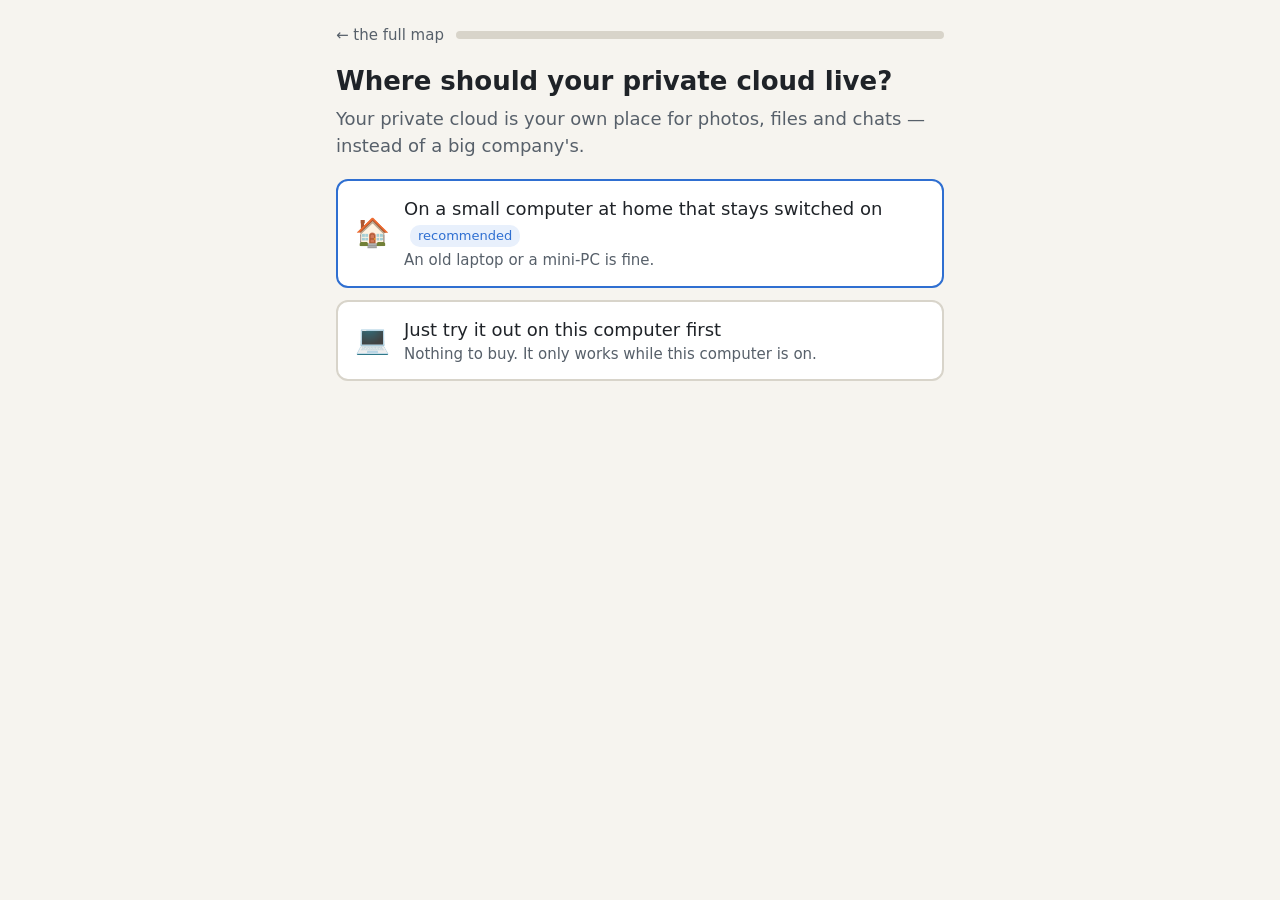
<file: intro_questionnaire.html>
<!doctype html>
<html lang="en">
<head>
<meta charset="utf-8">
<meta name="viewport" content="width=device-width, initial-scale=1">
<title>Find your setup</title>
<style>
  :root {
    --bg: #f6f4ef; --card: #ffffff; --fg: #1f2328; --dim: #57606a; --line: #d8d4ca;
    --accent: #2f6fd1; --accent-bg: #e8f0fc; --good: #1a7f37; --warn: #9a6700; --warn-bg: #fff8e5;
  }
  @media (prefers-color-scheme: dark) {
    :root:not([data-theme="light"]) { --bg: #0d1117; --card: #161b22; --fg: #e6edf3; --dim: #9198a1; --line: #30363d;
      --accent: #58a6ff; --accent-bg: #13233a; --good: #3fb950; --warn: #d29922; --warn-bg: #2a2410; }
  }
  :root[data-theme="dark"] { --bg: #0d1117; --card: #161b22; --fg: #e6edf3; --dim: #9198a1; --line: #30363d;
    --accent: #58a6ff; --accent-bg: #13233a; --good: #3fb950; --warn: #d29922; --warn-bg: #2a2410; }
  * { box-sizing: border-box; }
  body { margin: 0; background: var(--bg); color: var(--fg); font: 18px/1.5 ui-sans-serif, system-ui, -apple-system, "Segoe UI", sans-serif; }
  main { max-width: 640px; margin: 0 auto; padding: 24px 16px 48px; }
  .top { display: flex; align-items: center; gap: 12px; margin-bottom: 18px; }
  .top a { color: var(--dim); font-size: 15px; text-decoration: none; }
  .top a:hover { color: var(--accent); }
  .bar { flex: 1; height: 8px; background: var(--line); border-radius: 4px; overflow: hidden; }
  .bar i { display: block; height: 100%; width: 0; background: var(--accent); transition: width .25s; }
  h1 { font-size: 26px; line-height: 1.25; margin: 6px 0 8px; }
  .help { color: var(--dim); margin: 0 0 20px; }
  .opts { display: grid; gap: 12px; }
  .opt { display: flex; align-items: center; gap: 14px; width: 100%; min-height: 64px; padding: 14px 16px; text-align: left;
         background: var(--card); color: var(--fg); border: 2px solid var(--line); border-radius: 12px; font: inherit; cursor: pointer; }
  .opt:hover, .opt:focus-visible { border-color: var(--accent); outline: none; }
  .opt .ic { font-size: 28px; width: 36px; text-align: center; flex: none; }
  .opt small { display: block; color: var(--dim); font-size: 15px; }
  .tag { display: inline-block; margin-left: 6px; padding: 1px 8px; border-radius: 10px; background: var(--accent-bg); color: var(--accent); font-size: 13px; vertical-align: 2px; }
  .back { margin-top: 20px; background: none; border: none; color: var(--dim); font: inherit; font-size: 16px; cursor: pointer; padding: 6px 0; }
  .back:hover { color: var(--accent); }
  .card { background: var(--card); border: 1px solid var(--line); border-radius: 12px; padding: 16px 18px; margin: 14px 0; }
  .card h2 { font-size: 17px; margin: 0 0 8px; }
  .card ul { margin: 0; padding-left: 20px; }
  .card li { margin: 4px 0; }
  .note { background: var(--warn-bg); border-color: var(--warn); }
  .note h2 { color: var(--warn); }
  .go { display: block; text-align: center; margin: 22px 0 8px; padding: 16px; border-radius: 12px; background: var(--accent); color: #fff;
        font-weight: 600; font-size: 19px; text-decoration: none; }
  .go:hover { filter: brightness(1.08); }
  .small { color: var(--dim); font-size: 14px; }
</style>
</head>
<body>
<main>
  <div class="top"><a href="flow.html">← the full map</a><div class="bar"><i id="progress"></i></div></div>
  <div id="screen"></div>
</main>
<script>
/* A few plain questions → the matching view of the setup map (flow.html#setup-map;method=…;net=…;reach=…;name=…). */
const Q = {
  where: { title: "Where should your private cloud live?",
    help: "Your private cloud is your own place for photos, files and chats — instead of a big company's.",
    opts: [
      { ic: "🏠", text: "On a small computer at home that stays switched on", sub: "An old laptop or a mini-PC is fine.", tag: "recommended", set: {}, next: "install" },
      { ic: "💻", text: "Just try it out on this computer first", sub: "Nothing to buy. It only works while this computer is on.", set: { method: "vm" }, next: "router" },
    ] },
  install: { title: "How will you put SelfPrivacy onto that computer?",
    help: "This is a one-time step. You can ask someone to help with it.",
    opts: [
      { ic: "🔌", text: "With a USB stick", sub: "Copy it onto a stick, plug the stick into the other computer.", tag: "easiest", set: { method: "usb" }, next: "net" },
      { ic: "〰️", text: "With a network cable from this computer", sub: "A cable straight from this computer to the other one.", set: { method: "cable" }, next: "net" },
      { ic: "📶", text: "Over my home wifi", sub: "No stick or cable needed.", set: { method: "wifi" }, next: "net" },
    ] },
  net: { title: "How will that computer connect to the internet?",
    help: "At home, the internet comes from a box from your internet company — the router.",
    opts: [
      { ic: "🔌", text: "With a cable to the internet box", sub: "Most reliable.", tag: "recommended", set: { net: "0a" }, next: "router" },
      { ic: "📶", text: "Through wifi", sub: "Fine if the box is far away.", set: { net: "0d" }, next: "router" },
    ] },
  router: { title: "Do you know what a router is?",
    help: "It's the box from your internet company, usually with little lights, that gives you wifi.",
    opts: [
      { ic: "👍", text: "Yes", set: {}, next: "port" },
      { ic: "🤷", text: "No, not really", set: {}, next: "helper" },
    ] },
  port: { title: "Can you change your router's settings so visitors can reach your cloud?",
    help: "You log in to the router and open one door for your cloud. Techies call this \"port forwarding\" (port 443). Your friends then connect straight to your home — no company in between.",
    opts: [
      { ic: "🛠️", text: "Yes, I can do that", set: { reach: "portfwd" }, next: "name" },
      { ic: "🙅", text: "No, or I'd rather not", sub: "That's fine — a helper service can do it instead.", set: {}, next: "helper" },
    ] },
  name: { title: "Your cloud needs an address people can type, like yourname.com",
    help: "This is the address your friends use to open your photos and files.",
    opts: [
      { ic: "🛒", text: "Buy my own address", sub: "About €10 a year. It's yours, and it never changes.", set: { name: "buy" }, next: "done" },
      { ic: "🎁", text: "Use a free one", sub: "Like yourname.duckdns.org — free, run by volunteers.", set: { name: "duckdns" }, next: "done" },
    ] },
  helper: { title: "A helper service will connect your cloud to the internet. Which do you prefer?",
    help: "You don't need to change anything on your router.",
    opts: [
      { ic: "✨", text: "Free and easy", sub: "A company (Tailscale) gives you a free address.", tag: "easiest", set: { reach: "tailscale" }, next: "done" },
      { ic: "🛒", text: "My own address", sub: "Buy a name (about €10 a year); a company (Cloudflare) connects it.", set: { reach: "cloudflare", name: "buy" }, next: "done" },
      { ic: "🕵️", text: "No company at all — most private", sub: "Free. Your friends need the special Tor Browser to visit.", set: { reach: "onion" }, next: "done" },
    ] },
};
const SAY = {   // plain-language summary + what you'll need, per choice
  method: { vm: "Try it on this computer (it runs only while this computer is on)", usb: "Install with a USB stick", cable: "Install with a network cable", wifi: "Install over your home wifi" },
  net: { "0a": "The home computer is connected to the router with a cable", "0d": "The home computer uses wifi" },
  reach: { portfwd: "Friends connect straight to your home (you open a door in the router)", tailscale: "A free helper company (Tailscale) connects your cloud",
           cloudflare: "Your own address, connected through Cloudflare", onion: "Through the Tor network — no company, friends use the Tor Browser" },
  name: { buy: "Your own address that you buy (about €10 a year)", duckdns: "A free address from DuckDNS (run by volunteers)" },
};
const NEED = { usb: "a USB stick (8 GB or more)", cable: "a network cable", wifi: null, buy: "about €10 a year for your own address" };
const NOTE = {
  tailscale: "The free address belongs to Tailscale, and some features of your cloud may need an address of your own later.",
  onion: "Your friends can only open your cloud with the Tor Browser (free to download).",
  duckdns: "DuckDNS is run by volunteers on donations — it is free, but has no guarantee.",
  portfwd: "Your home internet must give you a public address; most providers do. If yours doesn't, choose a helper service instead.",
};
let path = [], ans = {};
function show(id) {
  const scr = document.getElementById("screen");
  document.getElementById("progress").style.width = (id === "done" ? 100 : Math.min(90, path.length * 18)) + "%";
  if (id === "done") return done(scr);
  const q = Q[id];
  scr.innerHTML = `<h1>${q.title}</h1><p class="help">${q.help}</p><div class="opts"></div>` + (path.length ? `<button class="back">← Back</button>` : "");
  const box = scr.querySelector(".opts");
  for (const o of q.opts) {
    const b = document.createElement("button"); b.className = "opt";
    b.innerHTML = `<span class="ic">${o.ic}</span><span>${o.text}${o.tag ? `<span class="tag">${o.tag}</span>` : ""}${o.sub ? `<small>${o.sub}</small>` : ""}</span>`;
    b.onclick = () => { path.push({ id, ans: { ...ans } }); Object.assign(ans, o.set); show(o.next); };
    box.appendChild(b);
  }
  const back = scr.querySelector(".back");
  if (back) back.onclick = () => { const p = path.pop(); ans = p.ans; show(p.id); };
  scr.querySelector(".opt").focus({ preventScroll: true });
}
function done(scr) {
  const a = { ...ans };
  if (!a.method) a.method = "usb";
  if (a.method !== "vm" && !a.net) a.net = "0a";
  const hash = "setup-map;method=" + a.method + (a.method !== "vm" ? ";net=" + a.net : "") + ";reach=" + a.reach + (a.name ? ";name=" + a.name : "");
  const lines = ["method", "net", "reach", "name"].filter((k) => a[k] && SAY[k][a[k]]).map((k) => `<li>${SAY[k][a[k]]}</li>`).join("");
  const need = (a.method === "vm" ? ["just this computer — nothing to buy"] : ["a small computer that stays switched on at home", NEED[a.method]])
    .concat(a.name === "buy" ? [NEED.buy] : []).filter(Boolean);
  const note = NOTE[a.name === "duckdns" ? "duckdns" : a.reach];
  scr.innerHTML = `<h1>Here's the setup for you</h1><p class="help">Based on your answers. You can always change your mind later.</p>
    <div class="card"><h2>Your setup</h2><ul>${lines}</ul></div>
    <div class="card"><h2>What you'll need</h2><ul>${need.map((x) => `<li>${x}</li>`).join("")}</ul></div>
    ${note ? `<div class="card note"><h2>Good to know</h2>${note}</div>` : ""}
    <a class="go" href="flow.html#${hash}">Show me how it works →</a>
    <p class="small">Opens the map of your setup. <button class="back" id="again">↺ Start again</button> <button class="back" id="prev">← Back</button></p>`;
  document.getElementById("again").onclick = () => { path = []; ans = {}; show("where"); };
  document.getElementById("prev").onclick = () => { const p = path.pop(); ans = p.ans; show(p.id); };
}
show("where");
</script>
</body>
</html>
</file>
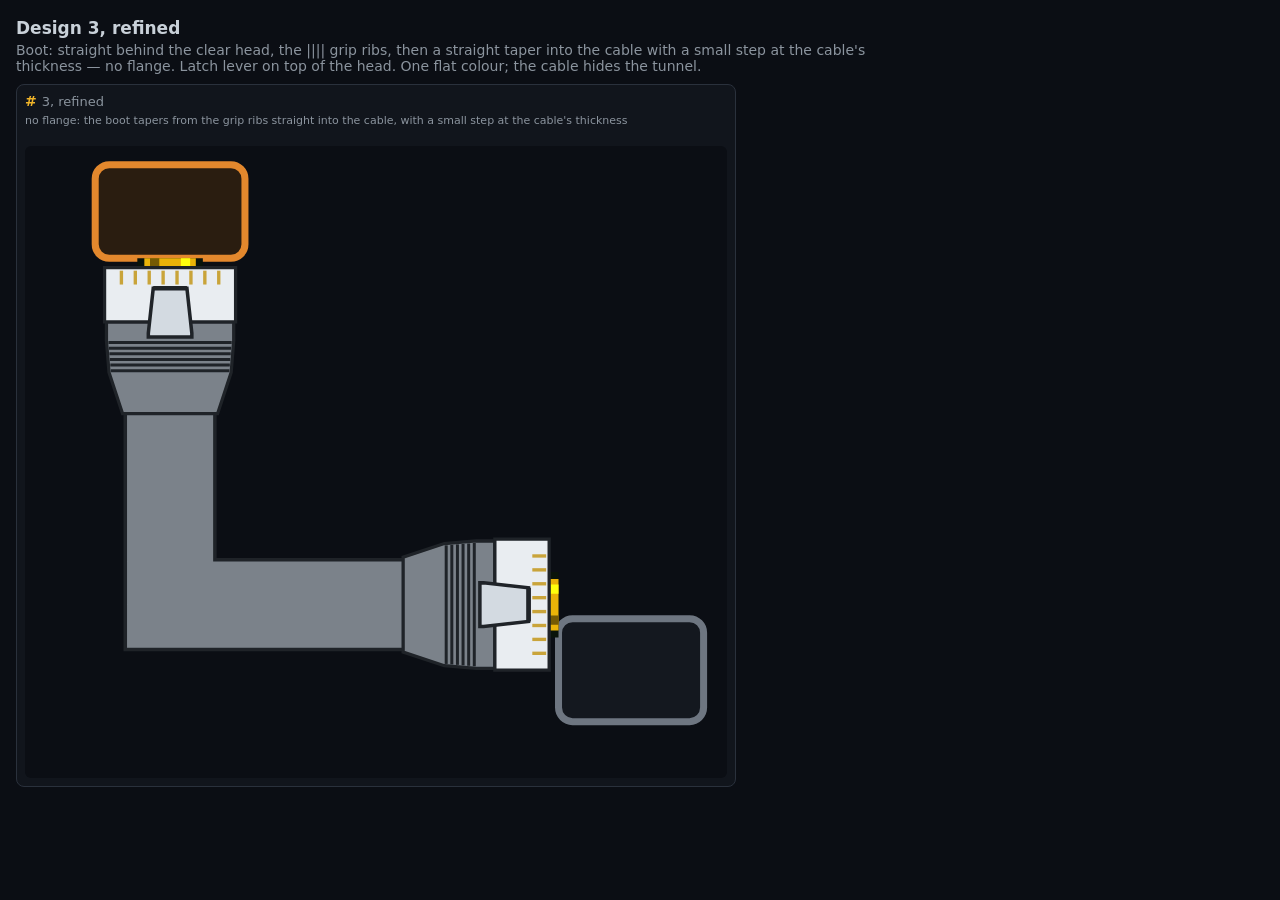
<file: prototypes/cable-final.html>
<!doctype html>
<html lang="en">
<head>
<meta charset="utf-8">
<meta name="viewport" content="width=device-width, initial-scale=1">
<title>Cable design 3, refined</title>
<style>
  :root { --bg: #0b0e14; --panel: #11151c; --border: #2a313c; --fg: #c9d1d9; --dim: #8b949e; }
  body { margin: 0; background: var(--bg); color: var(--fg); font: 14px ui-sans-serif, system-ui, sans-serif; }
  h1 { font-size: 17px; margin: 18px 16px 4px; }
  p { margin: 0 16px 10px; color: var(--dim); max-width: 900px; }
  .legend { margin: 0 16px 14px; color: var(--dim); font-size: 12px; line-height: 1.6; }
  .legend b { color: var(--fg); font-weight: 600; }
  .grid { display: grid; grid-template-columns: minmax(0, 720px); gap: 10px; padding: 0 16px 24px; }
  .card { background: var(--panel); border: 1px solid var(--border); border-radius: 8px; padding: 6px 8px 8px; }
  .card .desc { color: var(--dim); font-size: 11px; min-height: 28px; margin-bottom: 4px; }
  .card h2 { font-size: 13px; font-weight: 500; margin: 2px 0 5px; color: var(--dim); white-space: nowrap; overflow: hidden; text-overflow: ellipsis; }
  .card h2 b { color: #f0b429; font-size: 14px; margin-right: 5px; }
  svg { display: block; width: 100%; height: auto; background: var(--bg); border-radius: 6px; }
</style>
</head>
<body>
<h1>Design 3, refined</h1>
<p>Boot: straight behind the clear head, the |||| grip ribs, then a straight taper into the cable with a small step at the cable's thickness — no flange. Latch lever on top of the head. One flat colour; the cable hides the tunnel.</p>
<div class="grid" id="grid"></div>
<script>
const NS = "http://www.w3.org/2000/svg";
const el = (n, a, p) => { const e = document.createElementNS(NS, n); for (const k in a) e.setAttribute(k, a[k]); if (p) p.appendChild(e); return e; };
const shade = (hex, f) => { const m = hex.replace("#", ""); const h = (v) => Math.max(0, Math.min(255, Math.round(v * f))).toString(16).padStart(2, "0");
  return "#" + h(parseInt(m.slice(0, 2), 16)) + h(parseInt(m.slice(2, 4), 16)) + h(parseInt(m.slice(4, 6), 16)); };
const D = (pts) => "M " + pts.map((p) => `${p.x.toFixed(1)} ${p.y.toFixed(1)}`).join(" L ");
const OL = "#0a140a";

/* ---------- geometry on orthogonal polylines ---------- */
const dirs = (P) => P.slice(1).map((q, i) => { const L = Math.hypot(q.x - P[i].x, q.y - P[i].y) || 1; return { x: (q.x - P[i].x) / L, y: (q.y - P[i].y) / L }; });
const lenOf = (P) => P.slice(1).reduce((s, q, i) => s + Math.hypot(q.x - P[i].x, q.y - P[i].y), 0);
function offset(P, o) {   // mitred parallel polyline at distance o (left normal)
  const d = dirs(P), n = (v) => ({ x: -v.y, y: v.x });
  return P.map((p, i) => {
    const a = d[Math.max(0, i - 1)], b = d[Math.min(d.length - 1, i)], na = n(a), nb = n(b);
    if (i === 0) return { x: p.x + nb.x * o, y: p.y + nb.y * o };
    if (i === P.length - 1 || Math.abs(na.x - nb.x) + Math.abs(na.y - nb.y) < 1e-6) return { x: p.x + na.x * o, y: p.y + na.y * o };
    return { x: p.x + (na.x + nb.x) * o, y: p.y + (na.y + nb.y) * o };
  });
}
function at(P, s) {   // point + tangent + normal at distance s along P
  const d = dirs(P); let acc = 0;
  for (let i = 0; i < d.length; i++) { const L = Math.hypot(P[i + 1].x - P[i].x, P[i + 1].y - P[i].y);
    if (s <= acc + L || i === d.length - 1) { const t = Math.min(L, Math.max(0, s - acc)); return { x: P[i].x + d[i].x * t, y: P[i].y + d[i].y * t, t: d[i], n: { x: -d[i].y, y: d[i].x }, s }; }
    acc += L; }
}
const sample = (P, step) => { const out = [], T = lenOf(P); for (let s = 0; s <= T + 1e-6; s += step) out.push(at(P, s)); return out; };
const wave = (P, amp, period, phase = 0, step = 1.5) => sample(P, step).map((q) => { const o = amp * Math.sin(q.s / period * 2 * Math.PI + phase); return { x: q.x + q.n.x * o, y: q.y + q.n.y * o }; });
function part(P, from, to) {   // the stretch of P between distances from..to
  const out = []; let acc = 0;
  for (let i = 1; i < P.length; i++) { const A = P[i - 1], B = P[i], l = Math.hypot(B.x - A.x, B.y - A.y), a = Math.max(from, acc), b = Math.min(to, acc + l);
    if (b > a) { const f = (s) => ({ x: A.x + (B.x - A.x) * (s - acc) / l, y: A.y + (B.y - A.y) * (s - acc) / l }); if (!out.length) out.push(f(a)); out.push(f(b)); }
    acc += l; }
  return out;
}
const trim = (P, len) => part(P, len, lenOf(P) - len);

/* ---------- shared pieces ---------- */
function tunnel(g, P, W) {
  el("path", { d: D(P), fill: "none", stroke: OL, "stroke-width": W + 6, "stroke-linejoin": "round" }, g);
  el("path", { d: D(P), fill: "none", stroke: "#eab308", "stroke-width": W, "stroke-linejoin": "round" }, g);
  el("path", { d: D(offset(P, -W * 0.3)), fill: "none", stroke: shade("#eab308", 1.55), "stroke-width": W * 0.18 }, g);
  el("path", { d: D(offset(P, W * 0.3)), fill: "none", stroke: shade("#eab308", 0.5), "stroke-width": W * 0.18 }, g);
}
const stroke = (g, P, c, w, extra = {}) => el("path", { d: D(P), fill: "none", stroke: c, "stroke-width": w, "stroke-linejoin": "round", ...extra }, g);
function tube(g, J, R, c, op = 0.35) {   // a round see-through jacket: fill, two edges, highlight, shadow
  stroke(g, J, c, 2 * R, { "stroke-opacity": op });
  for (const s of [-1, 1]) stroke(g, offset(J, s * R), shade(c, 0.6), 2.2);
  stroke(g, offset(J, -0.55 * R), shade(c, 1.7), 0.16 * R, { "stroke-opacity": 0.6, "stroke-linecap": "round" });
  stroke(g, offset(J, 0.6 * R), shade(c, 0.45), 0.14 * R, { "stroke-opacity": 0.5 });
}
const across = (g, q, w, c, sw, extra = {}) => el("line", { x1: q.x - q.n.x * w, y1: q.y - q.n.y * w, x2: q.x + q.n.x * w, y2: q.y + q.n.y * w, stroke: c, "stroke-width": sw, ...extra }, g);

const PLUG_LEN = 3.2;


/* ---------- design #3, refined: no flange at the neck — the boot tapers from the grip ribs straight into the cable ---------- */
const DARK = "#1f2328", SLATE = "#7b828a", HEAD = "#e9edf1", LATCH = "#d3dae1";
const polyF = (g, pts, attrs) => el("polygon", { points: pts.map((p) => `${p.x.toFixed(1)},${p.y.toFixed(1)}`).join(" "), ...attrs }, g);
const box = (f, a0, a1, b0, b1) => [f(a0, b0), f(a1, b0), f(a1, b1), f(a0, b1)];
// plug proportions (× R), measured back from the tip; w = the cable's half-width
const HEAD_L = 1.45, HEAD_W = 1.75, STRAIGHT_L = 1.95, RIBS_L = 2.8, NECK_L = 3.9, STEP = 0.12;
function body(g, J, w, col) { stroke(g, J, DARK, 2 * w + 3, { "stroke-linejoin": "miter" }); stroke(g, J, col, 2 * w, { "stroke-linejoin": "miter" }); }
function plug(g, P, u, R, w, col) {
  const f = (a, b) => ({ x: P.x - u.x * a + -u.y * b, y: P.y - u.y * a + u.x * b }), A = { stroke: DARK, "stroke-width": 1.4 };
  const ln = (a1, b1, a2, b2, c, sw) => { const p = f(a1, b1), q = f(a2, b2); el("line", { x1: p.x, y1: p.y, x2: q.x, y2: q.y, stroke: c, "stroke-width": sw }, g); };
  const neck = w / R + STEP;   // the boot ends just a little wider than the cable: a small step at the cable's thickness
  // boot: straight behind the head, ribbed, then tapering straight down to the neck
  polyF(g, [f(HEAD_L * R, -(HEAD_W - 0.05) * R), f(STRAIGHT_L * R, -(HEAD_W - 0.05) * R), f(RIBS_L * R, -(HEAD_W - 0.12) * R), f(NECK_L * R, -neck * R),
            f(NECK_L * R, neck * R), f(RIBS_L * R, (HEAD_W - 0.12) * R), f(STRAIGHT_L * R, (HEAD_W - 0.05) * R), f(HEAD_L * R, (HEAD_W - 0.05) * R)], { fill: col, ...A });
  for (let k = 0; k < 6; k++) { const a = STRAIGHT_L + 0.05 + k * (RIBS_L - STRAIGHT_L - 0.1) / 5, half = HEAD_W - 0.05 - (a - STRAIGHT_L) / (RIBS_L - STRAIGHT_L) * 0.07 - 0.05; ln(a * R, -half * R, a * R, half * R, DARK, 0.08 * R); }   // |||| grip ribs
  // clear head with the 8 gold contacts at the tip
  polyF(g, box(f, 0, HEAD_L * R, -HEAD_W * R, HEAD_W * R), { fill: HEAD, ...A });
  for (let k = 0; k < 8; k++) { const b = (-1.3 + k * 0.3714) * R; ln(0.08 * R, b, 0.45 * R, b, "#c9a43a", Math.max(0.8, 0.09 * R)); }
  // latch lever on top of the head, hinged behind the contacts, reaching back over the boot
  const lat = { fill: LATCH, stroke: DARK, "stroke-width": 1.5 }, end = 1.85;   // stops before the ribs
  polyF(g, [f(0.55 * R, -0.45 * R), f(0.55 * R, 0.45 * R), f((end - 0.1) * R, 0.58 * R), f(end * R, 0.58 * R), f(end * R, -0.58 * R), f((end - 0.1) * R, -0.58 * R)], lat);
  ln(0.55 * R, -0.45 * R, 0.55 * R, 0.45 * R, DARK, 2);
}
function draw(svg, R, cableW) {
  el("rect", { x: 30, y: 8, width: 64, height: 40, rx: 6, fill: "#2a1d10", stroke: "#e3882d", "stroke-width": 3 }, svg);
  el("rect", { x: 228, y: 202, width: 62, height: 44, rx: 6, fill: "#14181f", stroke: "#6e7681", "stroke-width": 3 }, svg);
  const P = [{ x: 62, y: 48 }, { x: 62, y: 196 }, { x: 228, y: 196 }], w = cableW * R;
  tunnel(svg, P, 22);   // hidden under the opaque cable
  const S = trim(P, 4), J = trim(S, NECK_L * R - 1), g = el("g", {}, svg);
  body(g, J, w, SLATE);
  const end = (A, B) => { const L = Math.hypot(A.x - B.x, A.y - B.y); return [A, { x: (A.x - B.x) / L, y: (A.y - B.y) / L }]; };
  plug(g, ...end(S[0], S[1]), R, w, SLATE); plug(g, ...end(S[S.length - 1], S[S.length - 2]), R, w, SLATE);
}
const grid = document.getElementById("grid");
[["3, refined", "no flange: the boot tapers from the grip ribs straight into the cable, with a small step at the cable's thickness", 1.15]].forEach(([name, desc, cw]) => {
  const card = document.createElement("div"); card.className = "card big";
  card.innerHTML = `<h2><b>#</b>${name}</h2><div class="desc">${desc}</div>`;
  const svg = el("svg", { viewBox: "0 0 300 270" }); card.appendChild(svg); grid.appendChild(card); draw(svg, 16, cw);
});
</script>
</body>
</html>
</file>
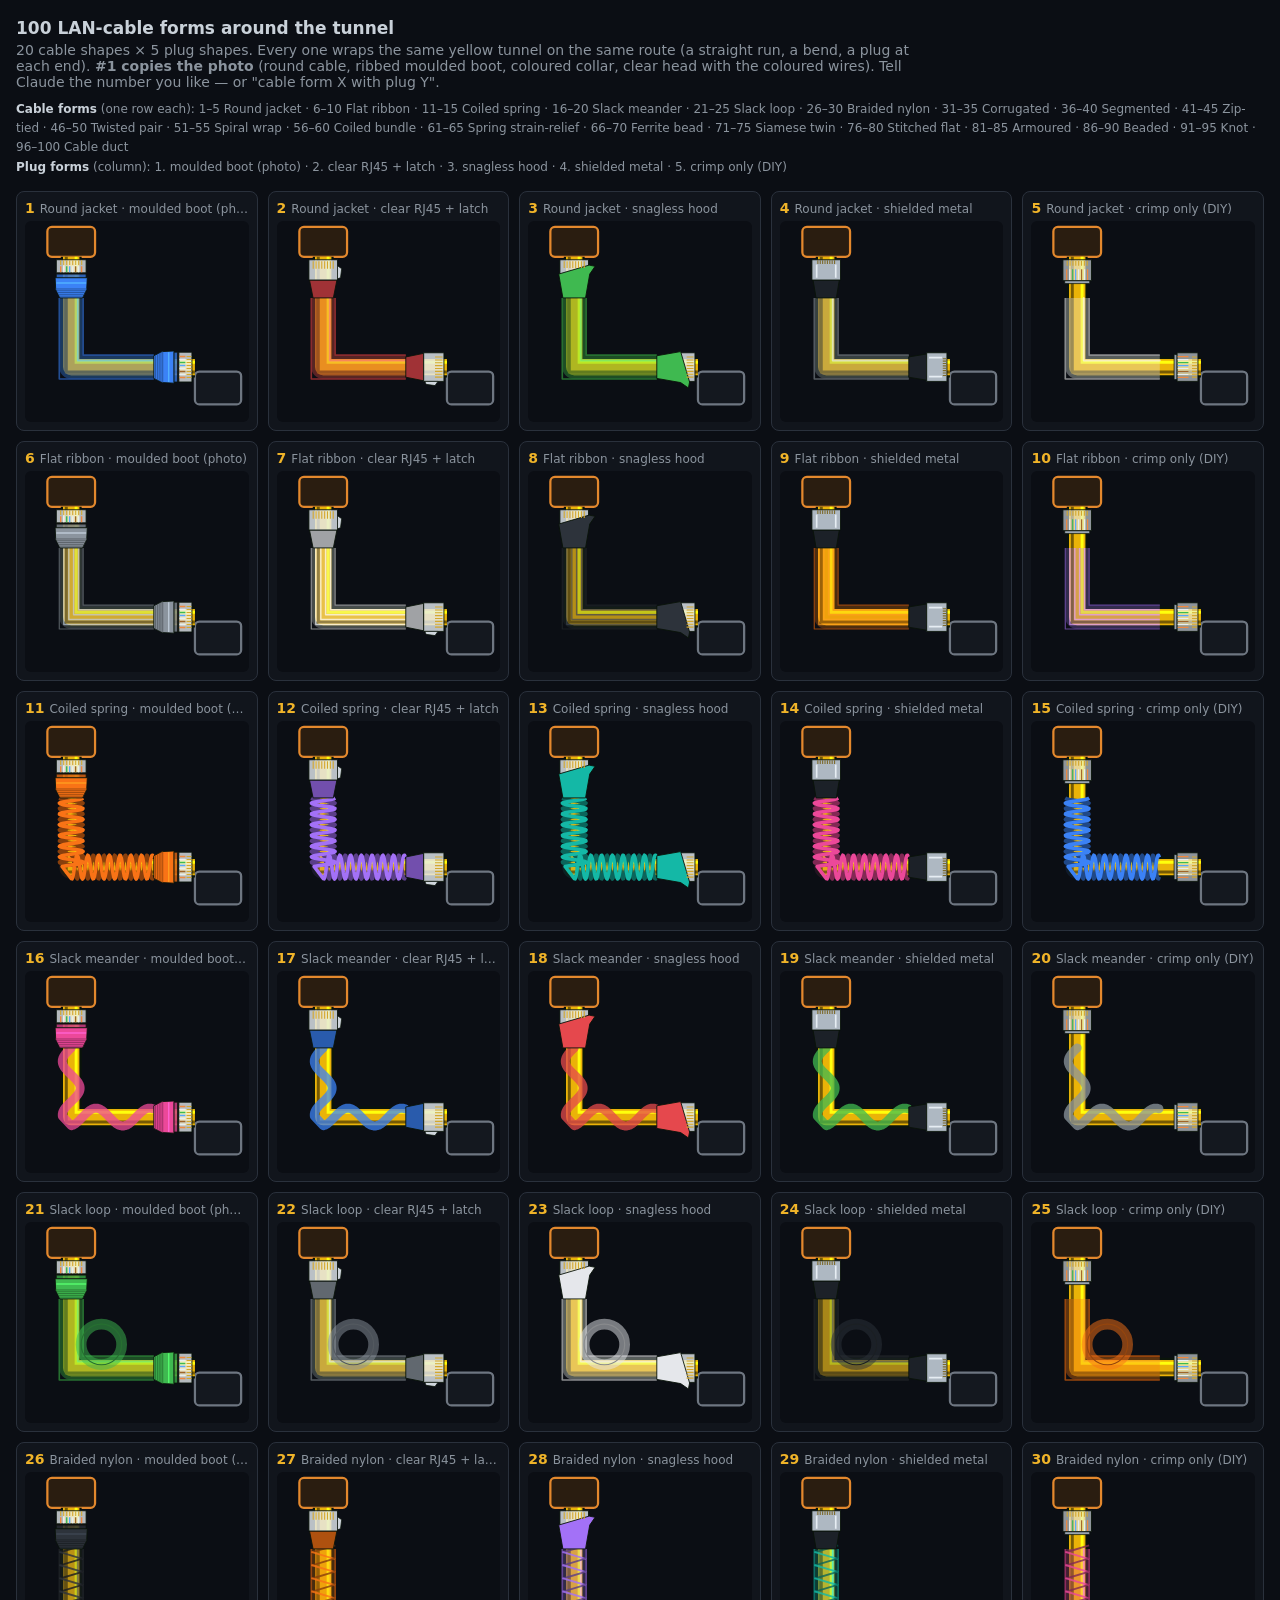
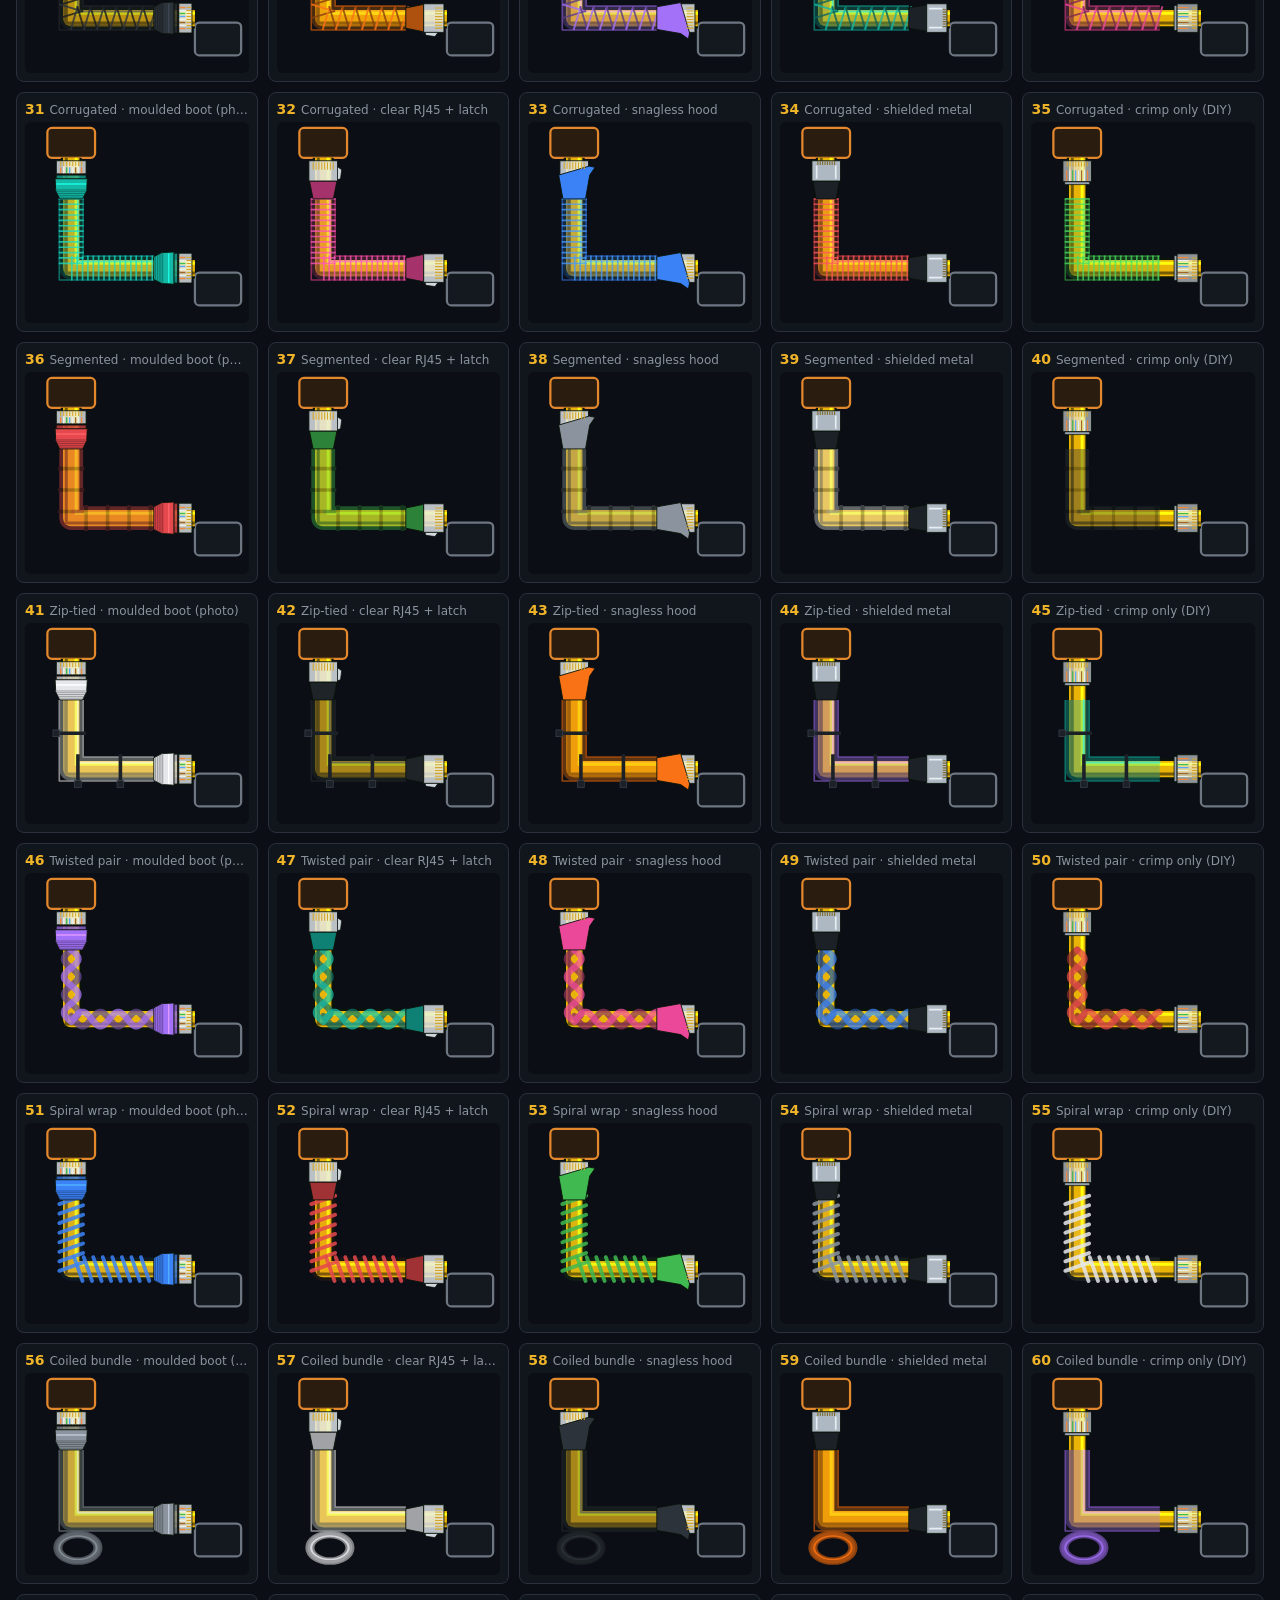
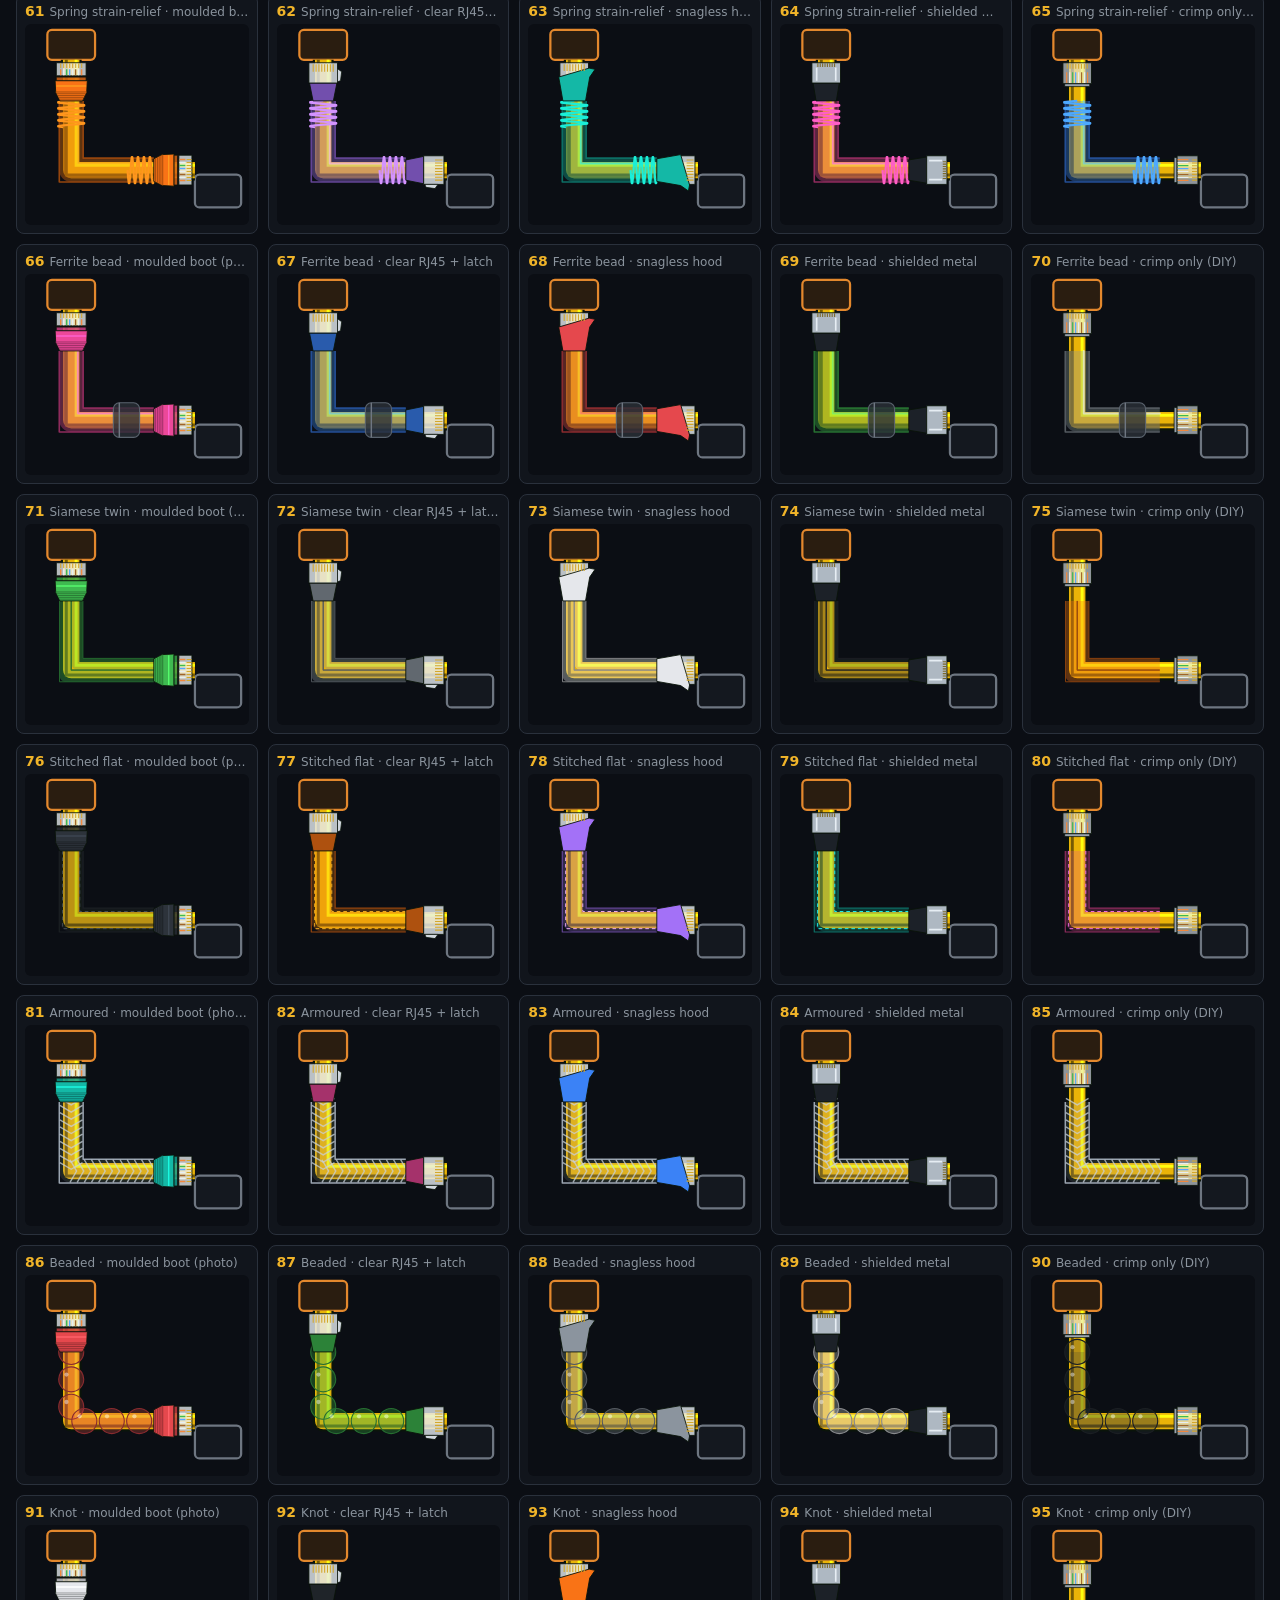
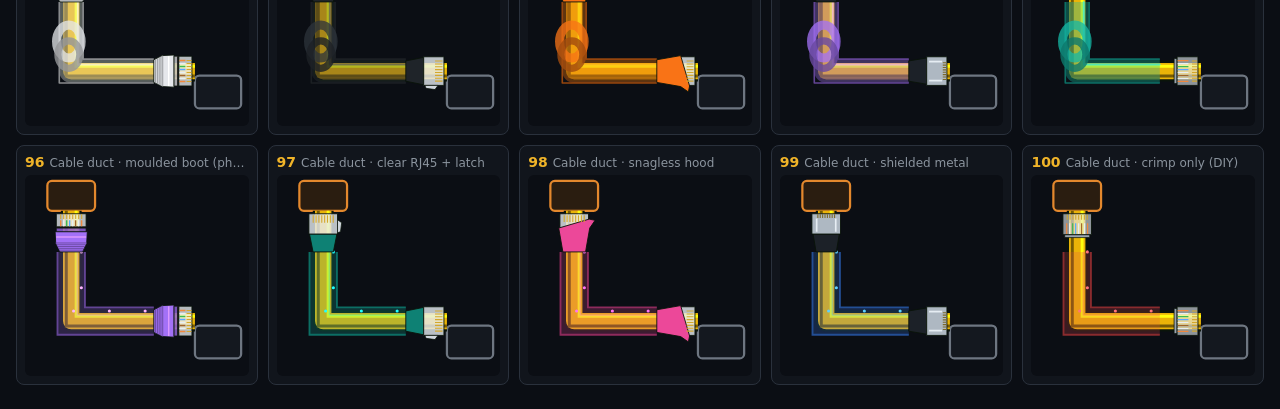
<file: prototypes/cable-styles.html>
<!doctype html>
<html lang="en">
<head>
<meta charset="utf-8">
<meta name="viewport" content="width=device-width, initial-scale=1">
<title>Cable forms</title>
<style>
  :root { --bg: #0b0e14; --panel: #11151c; --border: #2a313c; --fg: #c9d1d9; --dim: #8b949e; }
  body { margin: 0; background: var(--bg); color: var(--fg); font: 14px ui-sans-serif, system-ui, sans-serif; }
  h1 { font-size: 17px; margin: 18px 16px 4px; }
  p { margin: 0 16px 10px; color: var(--dim); max-width: 900px; }
  .legend { margin: 0 16px 14px; color: var(--dim); font-size: 12px; line-height: 1.6; }
  .legend b { color: var(--fg); font-weight: 600; }
  .grid { display: grid; grid-template-columns: repeat(5, minmax(0, 1fr)); gap: 10px; padding: 0 16px 24px; }
  .card { background: var(--panel); border: 1px solid var(--border); border-radius: 8px; padding: 6px 8px 8px; }
  .card h2 { font-size: 12px; font-weight: 500; margin: 2px 0 5px; color: var(--dim); white-space: nowrap; overflow: hidden; text-overflow: ellipsis; }
  .card h2 b { color: #f0b429; font-size: 14px; margin-right: 5px; }
  svg { display: block; width: 100%; height: auto; background: var(--bg); border-radius: 6px; }
</style>
</head>
<body>
<h1>100 LAN-cable forms around the tunnel</h1>
<p>20 cable shapes × 5 plug shapes. Every one wraps the same yellow tunnel on the same route (a straight run, a bend, a plug at each end). <b>#1 copies the photo</b> (round cable, ribbed moulded boot, coloured collar, clear head with the coloured wires). Tell Claude the number you like — or "cable form X with plug Y".</p>
<div class="legend" id="legend"></div>
<div class="grid" id="grid"></div>
<script>
const NS = "http://www.w3.org/2000/svg";
const el = (n, a, p) => { const e = document.createElementNS(NS, n); for (const k in a) e.setAttribute(k, a[k]); if (p) p.appendChild(e); return e; };
const shade = (hex, f) => { const m = hex.replace("#", ""); const h = (v) => Math.max(0, Math.min(255, Math.round(v * f))).toString(16).padStart(2, "0");
  return "#" + h(parseInt(m.slice(0, 2), 16)) + h(parseInt(m.slice(2, 4), 16)) + h(parseInt(m.slice(4, 6), 16)); };
const D = (pts) => "M " + pts.map((p) => `${p.x.toFixed(1)} ${p.y.toFixed(1)}`).join(" L ");
const OL = "#0a140a";

/* ---------- geometry on orthogonal polylines ---------- */
const dirs = (P) => P.slice(1).map((q, i) => { const L = Math.hypot(q.x - P[i].x, q.y - P[i].y) || 1; return { x: (q.x - P[i].x) / L, y: (q.y - P[i].y) / L }; });
const lenOf = (P) => P.slice(1).reduce((s, q, i) => s + Math.hypot(q.x - P[i].x, q.y - P[i].y), 0);
function offset(P, o) {   // mitred parallel polyline at distance o (left normal)
  const d = dirs(P), n = (v) => ({ x: -v.y, y: v.x });
  return P.map((p, i) => {
    const a = d[Math.max(0, i - 1)], b = d[Math.min(d.length - 1, i)], na = n(a), nb = n(b);
    if (i === 0) return { x: p.x + nb.x * o, y: p.y + nb.y * o };
    if (i === P.length - 1 || Math.abs(na.x - nb.x) + Math.abs(na.y - nb.y) < 1e-6) return { x: p.x + na.x * o, y: p.y + na.y * o };
    return { x: p.x + (na.x + nb.x) * o, y: p.y + (na.y + nb.y) * o };
  });
}
function at(P, s) {   // point + tangent + normal at distance s along P
  const d = dirs(P); let acc = 0;
  for (let i = 0; i < d.length; i++) { const L = Math.hypot(P[i + 1].x - P[i].x, P[i + 1].y - P[i].y);
    if (s <= acc + L || i === d.length - 1) { const t = Math.min(L, Math.max(0, s - acc)); return { x: P[i].x + d[i].x * t, y: P[i].y + d[i].y * t, t: d[i], n: { x: -d[i].y, y: d[i].x }, s }; }
    acc += L; }
}
const sample = (P, step) => { const out = [], T = lenOf(P); for (let s = 0; s <= T + 1e-6; s += step) out.push(at(P, s)); return out; };
const wave = (P, amp, period, phase = 0, step = 1.5) => sample(P, step).map((q) => { const o = amp * Math.sin(q.s / period * 2 * Math.PI + phase); return { x: q.x + q.n.x * o, y: q.y + q.n.y * o }; });
function part(P, from, to) {   // the stretch of P between distances from..to
  const out = []; let acc = 0;
  for (let i = 1; i < P.length; i++) { const A = P[i - 1], B = P[i], l = Math.hypot(B.x - A.x, B.y - A.y), a = Math.max(from, acc), b = Math.min(to, acc + l);
    if (b > a) { const f = (s) => ({ x: A.x + (B.x - A.x) * (s - acc) / l, y: A.y + (B.y - A.y) * (s - acc) / l }); if (!out.length) out.push(f(a)); out.push(f(b)); }
    acc += l; }
  return out;
}
const trim = (P, len) => part(P, len, lenOf(P) - len);

/* ---------- shared pieces ---------- */
function tunnel(g, P, W) {
  el("path", { d: D(P), fill: "none", stroke: OL, "stroke-width": W + 6, "stroke-linejoin": "round" }, g);
  el("path", { d: D(P), fill: "none", stroke: "#eab308", "stroke-width": W, "stroke-linejoin": "round" }, g);
  el("path", { d: D(offset(P, -W * 0.3)), fill: "none", stroke: shade("#eab308", 1.55), "stroke-width": W * 0.18 }, g);
  el("path", { d: D(offset(P, W * 0.3)), fill: "none", stroke: shade("#eab308", 0.5), "stroke-width": W * 0.18 }, g);
}
const stroke = (g, P, c, w, extra = {}) => el("path", { d: D(P), fill: "none", stroke: c, "stroke-width": w, "stroke-linejoin": "round", ...extra }, g);
function tube(g, J, R, c, op = 0.35) {   // a round see-through jacket: fill, two edges, highlight, shadow
  stroke(g, J, c, 2 * R, { "stroke-opacity": op });
  for (const s of [-1, 1]) stroke(g, offset(J, s * R), shade(c, 0.6), 2.2);
  stroke(g, offset(J, -0.55 * R), shade(c, 1.7), 0.16 * R, { "stroke-opacity": 0.6, "stroke-linecap": "round" });
  stroke(g, offset(J, 0.6 * R), shade(c, 0.45), 0.14 * R, { "stroke-opacity": 0.5 });
}
const across = (g, q, w, c, sw, extra = {}) => el("line", { x1: q.x - q.n.x * w, y1: q.y - q.n.y * w, x2: q.x + q.n.x * w, y2: q.y + q.n.y * w, stroke: c, "stroke-width": sw, ...extra }, g);

/* ---------- 20 cable forms (drawn on the jacket path J between the plugs) ---------- */
const FORMS = [
  ["Round jacket", (g, J, R, c) => tube(g, J, R, c)],
  ["Flat ribbon", (g, J, R, c) => { stroke(g, J, c, 2 * R, { "stroke-opacity": 0.28 });
    for (const s of [-1, 1]) stroke(g, offset(J, s * R), shade(c, 0.6), 1.6);
    for (const o of [-0.62, -0.2, 0.2, 0.62]) stroke(g, offset(J, o * R), shade(c, 1.4), 0.12 * R, { "stroke-opacity": 0.7 }); }],
  ["Coiled spring", (g, J, R, c) => { stroke(g, J, c, 2 * R, { "stroke-opacity": 0.1 });
    stroke(g, wave(J, R, 0.9 * R, Math.PI / 2, 1), shade(c, 0.55), 0.3 * R);
    stroke(g, wave(J, R, 0.9 * R, -Math.PI / 2, 1), c, 0.3 * R); }],
  ["Slack meander", (g, J, R, c) => stroke(g, wave(J, 0.75 * R, 4.5 * R), c, 0.75 * R, { "stroke-opacity": 0.75, "stroke-linecap": "round" })],
  ["Slack loop", (g, J, R, c) => { tube(g, J, R, c); const q = at(J, lenOf(J) * 0.3), r = 1.7 * R, cx = q.x - q.n.x * (R + r * 0.9), cy = q.y - q.n.y * (R + r * 0.9);
    el("circle", { cx, cy, r, fill: "none", stroke: c, "stroke-opacity": 0.5, "stroke-width": 0.9 * R }, g);
    el("circle", { cx, cy, r, fill: "none", stroke: shade(c, 0.6), "stroke-width": 1.5 }, g); }],
  ["Braided nylon", (g, J, R, c) => { tube(g, J, R, c, 0.25);
    sample(J, 0.55 * R).forEach((q, i) => { const s = i % 2 ? 1 : -1, a = { x: q.x - q.n.x * R + q.t.x * s * 0.3 * R, y: q.y - q.n.y * R + q.t.y * s * 0.3 * R };
      el("line", { x1: a.x, y1: a.y, x2: q.x + q.n.x * R - q.t.x * s * 0.3 * R, y2: q.y + q.n.y * R - q.t.y * s * 0.3 * R, stroke: i % 2 ? c : shade(c, 0.55), "stroke-width": 0.16 * R, "stroke-opacity": 0.8 }, g); }); }],
  ["Corrugated", (g, J, R, c) => { tube(g, J, R, c, 0.2); sample(J, 0.45 * R).forEach((q) => across(g, q, R * 1.05, shade(c, 1.2), 0.14 * R, { "stroke-opacity": 0.75 })); }],
  ["Segmented", (g, J, R, c) => { stroke(g, J, c, 2 * R, { "stroke-opacity": 0.4, "stroke-dasharray": `${1.5 * R} ${0.3 * R}` });
    stroke(g, J, shade(c, 0.5), 2 * R + 3, { "stroke-opacity": 0.5, "stroke-dasharray": `${0.3 * R} ${1.5 * R}`, "stroke-dashoffset": 0.3 * R }); }],
  ["Zip-tied", (g, J, R, c) => { tube(g, J, R, c); for (const f of [0.22, 0.5, 0.78]) { const q = at(J, lenOf(J) * f);
    across(g, q, 1.25 * R, "#1c2128", 0.3 * R); const h = { x: q.x + q.n.x * 1.25 * R, y: q.y + q.n.y * 1.25 * R };
    el("rect", { x: h.x - 0.28 * R, y: h.y - 0.28 * R, width: 0.56 * R, height: 0.56 * R, fill: "#1c2128", stroke: "#3a414b" }, g); } }],
  ["Twisted pair", (g, J, R, c) => { for (const ph of [0, Math.PI]) stroke(g, wave(J, 0.6 * R, 3 * R, ph, 1), ph ? c : shade(c, 0.6), 0.55 * R, { "stroke-opacity": 0.75, "stroke-linecap": "round" }); }],
  ["Spiral wrap", (g, J, R, c) => { stroke(g, J, c, 2 * R, { "stroke-opacity": 0.08 });
    sample(J, 0.8 * R).forEach((q) => el("line", { x1: q.x - q.n.x * R - q.t.x * 0.35 * R, y1: q.y - q.n.y * R - q.t.y * 0.35 * R, x2: q.x + q.n.x * R + q.t.x * 0.35 * R, y2: q.y + q.n.y * R + q.t.y * 0.35 * R,
      stroke: c, "stroke-width": 0.32 * R, "stroke-linecap": "round", "stroke-opacity": 0.85 }, g)); }],
  ["Coiled bundle", (g, J, R, c) => { tube(g, J, R, c); const q = at(J, lenOf(J) * 0.5);
    for (let k = 0; k < 3; k++) el("ellipse", { cx: q.x + q.n.x * 2.4 * R, cy: q.y + q.n.y * 2.4 * R, rx: 1.5 * R + k * 0.18 * R, ry: 1.0 * R + k * 0.12 * R, fill: "none", stroke: k % 2 ? c : shade(c, 0.65), "stroke-width": 0.4 * R, "stroke-opacity": 0.85 }, g); }],
  ["Spring strain-relief", (g, J, R, c) => { tube(g, J, R, c); const L = lenOf(J);
    for (const [a, b] of [[0, 2.2 * R], [L - 2.2 * R, L]]) stroke(g, wave(part(J, a, b), 1.15 * R, 0.5 * R, 0, 0.8), shade(c, 1.3), 0.18 * R); }],
  ["Ferrite bead", (g, J, R, c) => { tube(g, J, R, c); const q = at(J, lenOf(J) * 0.82), hz = Math.abs(q.t.x) > Math.abs(q.t.y), l = 2.2 * R, w = 2.9 * R;
    el("rect", { x: q.x - (hz ? l : w) / 2, y: q.y - (hz ? w : l) / 2, width: hz ? l : w, height: hz ? w : l, rx: 0.5 * R, fill: "#2b3038", "fill-opacity": 0.8, stroke: "#5a636e", "stroke-width": 1.5 }, g);
    across(g, at(J, lenOf(J) * 0.82 - 0.6 * R), 1.45 * R, "#6e7681", 0.12 * R); }],
  ["Siamese twin", (g, J, R, c) => { for (const s of [-1, 1]) { const T = offset(J, s * 0.5 * R); stroke(g, T, c, 0.95 * R, { "stroke-opacity": 0.35 });
    for (const t of [-1, 1]) stroke(g, offset(T, t * 0.48 * R), shade(c, 0.6), 1.2); } }],
  ["Stitched flat", (g, J, R, c) => { stroke(g, J, c, 2 * R, { "stroke-opacity": 0.25 }); for (const s of [-1, 1]) stroke(g, offset(J, s * R), shade(c, 0.6), 1.6);
    for (const s of [-1, 1]) stroke(g, offset(J, s * 0.72 * R), shade(c, 1.6), 1.2, { "stroke-dasharray": `${0.3 * R} ${0.25 * R}` }); }],
  ["Armoured", (g, J, R, c) => { stroke(g, J, "#9aa4b0", 2 * R, { "stroke-opacity": 0.15 });
    for (const s of [-1, 1]) stroke(g, offset(J, s * R), "#9aa4b0", 2);
    sample(J, 0.6 * R).forEach((q) => { const p = (k, b) => `${(q.x + q.t.x * k * R + q.n.x * b * R).toFixed(1)},${(q.y + q.t.y * k * R + q.n.y * b * R).toFixed(1)}`;
      el("polyline", { points: `${p(-0.3, -0.95)} ${p(0.25, 0)} ${p(-0.3, 0.95)}`, fill: "none", stroke: "#c9d1d9", "stroke-width": 0.12 * R, "stroke-opacity": 0.75 }, g); }); }],
  ["Beaded", (g, J, R, c) => { stroke(g, J, c, 1.2 * R, { "stroke-opacity": 0.2 });
    sample(J, 2.3 * R).forEach((q) => { el("circle", { cx: q.x, cy: q.y, r: 1.05 * R, fill: c, "fill-opacity": 0.28, stroke: shade(c, 0.6), "stroke-width": 1.5 }, g);
      el("circle", { cx: q.x - 0.4 * R, cy: q.y - 0.4 * R, r: 0.18 * R, fill: "#ffffff", "fill-opacity": 0.45 }, g); }); }],
  ["Knot", (g, J, R, c) => { tube(g, J, R, c); const q = at(J, lenOf(J) * 0.3), r = 1.15 * R, cx = q.x + q.n.x * 0.2 * R, cy = q.y + q.n.y * 0.2 * R, hz = Math.abs(q.t.x) > 0.5;
    el("ellipse", { cx: cx - q.t.x * 0.5 * R, cy: cy - q.t.y * 0.5 * R, rx: hz ? r * 1.2 : r * 0.9, ry: hz ? r * 0.9 : r * 1.2, fill: "none", stroke: c, "stroke-width": 0.75 * R, "stroke-opacity": 0.75 }, g);
    el("ellipse", { cx: cx + q.t.x * 0.6 * R, cy: cy + q.t.y * 0.6 * R, rx: hz ? r : r * 0.8, ry: hz ? r * 0.8 : r, fill: "none", stroke: shade(c, 0.65), "stroke-width": 0.6 * R, "stroke-opacity": 0.8 }, g); }],
  ["Cable duct", (g, J, R, c) => { stroke(g, J, c, 2.3 * R, { "stroke-opacity": 0.22, "stroke-linejoin": "miter" });
    for (const s of [-1, 1]) stroke(g, offset(J, s * 1.15 * R), shade(c, 0.6), 2.5, { "stroke-linejoin": "miter" });
    stroke(g, offset(J, -0.5 * R), shade(c, 1.4), 1, { "stroke-opacity": 0.6 });
    sample(J, 3 * R).forEach((q) => el("circle", { cx: q.x - q.n.x * 0.85 * R, cy: q.y - q.n.y * 0.85 * R, r: 0.13 * R, fill: shade(c, 1.6) }, g)); }],
];

/* ---------- 5 plug forms (P = tip, u = out of the cable, n = across) ---------- */
function plugBase(g, P, u, R) {
  const n = { x: -u.y, y: u.x }, pt = (a, b) => ({ x: P.x - u.x * a + n.x * b, y: P.y - u.y * a + n.y * b });
  const poly = (pts, attrs) => el("polygon", { points: pts.map((p) => `${p.x.toFixed(1)},${p.y.toFixed(1)}`).join(" "), ...attrs }, g);
  const line = (a1, b1, a2, b2, col, w) => { const A = pt(a1, b1), B = pt(a2, b2); return el("line", { x1: A.x, y1: A.y, x2: B.x, y2: B.y, stroke: col, "stroke-width": w }, g); };
  const contacts = (from, to, span, col = "#d4a72c") => { for (let k = 0; k < 8; k++) { const b = (-span + k * span * 2 / 7) * R; line(from * R, b, to * R, b, col, Math.max(0.8, 0.09 * R)); } };
  return { pt, poly, line, contacts };
}
const PLUG_LEN = 3.2;   // × R: every plug form fits in this length from the tip
const PAIRS = ["#f0883e", "#e6edf3", "#3fb950", "#58a6ff", "#e6edf3", "#a0652a", "#e6edf3", "#f0883e"];
const PLUGS = [
  ["moulded boot (photo)", (g, P, u, R, c) => { const { pt, poly, line, contacts } = plugBase(g, P, u, R);
    // ribbed moulded boot: tapers from the cable to the head, grip ribs across it
    poly([pt(3.2 * R, -0.95 * R), pt(3.2 * R, 0.95 * R), pt(2.5 * R, 1.3 * R), pt(1.5 * R, 1.35 * R), pt(1.5 * R, -1.35 * R), pt(2.5 * R, -1.3 * R)], { fill: c, stroke: OL, "stroke-width": 1.2 });
    for (let k = 0; k < 5; k++) { const a = (2.45 + k * 0.15) * R, w = 1.3 - k * 0.07; line(a, -w * R, a, w * R, shade(c, 0.6), 0.07 * R); }
    line(1.95 * R, -1.25 * R, 1.95 * R, 1.25 * R, shade(c, 1.35), 0.12 * R);   // moulding highlight
    poly([pt(1.5 * R, -1.25 * R), pt(1.5 * R, 1.25 * R), pt(1.15 * R, 1.25 * R), pt(1.15 * R, -1.25 * R)], { fill: shade(c, 0.85), "fill-opacity": 0.85, stroke: OL, "stroke-width": 1 });   // tinted collar
    line(1.15 * R, -1.25 * R, 1.15 * R, 1.25 * R, "#111", 0.18 * R);   // dark band
    poly([pt(1.1 * R, -1.25 * R), pt(1.1 * R, 1.25 * R), pt(0, 1.25 * R), pt(0, -1.25 * R)], { fill: "#eef3f7", "fill-opacity": 0.75, stroke: OL, "stroke-width": 1.2 });   // clear head
    PAIRS.forEach((w, k) => { const b = (-0.88 + k * 0.25) * R; line(1.05 * R, b, 0.55 * R, b, w, 0.12 * R); });   // the 8 coloured wires inside
    contacts(0.05, 0.45, 0.88); }],
  ["clear RJ45 + latch", (g, P, u, R, c) => { const { pt, poly, contacts } = plugBase(g, P, u, R);
    poly([pt(3.2 * R, -0.85 * R), pt(3.2 * R, 0.85 * R), pt(1.7 * R, 1.15 * R), pt(1.7 * R, -1.15 * R)], { fill: shade(c, 0.7), stroke: OL, "stroke-width": 1.2 });
    poly([pt(1.7 * R, -1.2 * R), pt(1.7 * R, 1.2 * R), pt(0, 1.2 * R), pt(0, -1.2 * R)], { fill: "#e6edf3", "fill-opacity": 0.8, stroke: OL, "stroke-width": 1.2 });
    poly([pt(1.6 * R, 1.2 * R), pt(0.5 * R, 1.2 * R), pt(0.75 * R, 1.55 * R), pt(1.5 * R, 1.45 * R)], { fill: "#e6edf3", "fill-opacity": 0.9, stroke: OL, "stroke-width": 1 });
    contacts(0.12, 0.75, 0.84); }],
  ["snagless hood", (g, P, u, R, c) => { const { pt, poly, contacts } = plugBase(g, P, u, R);
    poly([pt(1.4 * R, -1.2 * R), pt(1.4 * R, 1.2 * R), pt(0, 1.2 * R), pt(0, -1.2 * R)], { fill: "#e6edf3", "fill-opacity": 0.8, stroke: OL, "stroke-width": 1.2 });
    poly([pt(3.2 * R, -0.95 * R), pt(3.2 * R, 0.95 * R), pt(1.2 * R, 1.3 * R), pt(0.55 * R, 1.75 * R), pt(0.45 * R, 1.25 * R), pt(1.2 * R, -1.3 * R)], { fill: c, stroke: OL, "stroke-width": 1.2 });
    contacts(0.12, 0.7, 0.84); }],
  ["shielded metal", (g, P, u, R, c) => { const { pt, poly, line, contacts } = plugBase(g, P, u, R);
    poly([pt(3.2 * R, -0.85 * R), pt(3.2 * R, 0.85 * R), pt(1.7 * R, 1.1 * R), pt(1.7 * R, -1.1 * R)], { fill: "#1c2128", stroke: OL, "stroke-width": 1.2 });
    poly([pt(1.7 * R, -1.2 * R), pt(1.7 * R, 1.2 * R), pt(0, 1.2 * R), pt(0, -1.2 * R)], { fill: "#aeb8c2", stroke: OL, "stroke-width": 1.2 });
    for (const b of [-0.8, 0.8]) line(1.5 * R, b * R, 0.4 * R, b * R, "#e6edf3", 0.14 * R);
    contacts(0.05, 0.35, 0.7, "#7d6a2a"); }],
  ["crimp only (DIY)", (g, P, u, R, c) => { const { pt, poly, line, contacts } = plugBase(g, P, u, R);
    poly([pt(2.0 * R, -1.05 * R), pt(2.0 * R, 1.05 * R), pt(1.75 * R, 1.05 * R), pt(1.75 * R, -1.05 * R)], { fill: "#9aa4b0", stroke: OL, "stroke-width": 1 });
    poly([pt(1.75 * R, -1.2 * R), pt(1.75 * R, 1.2 * R), pt(0, 1.2 * R), pt(0, -1.2 * R)], { fill: "#e6edf3", "fill-opacity": 0.6, stroke: OL, "stroke-width": 1.2 });
    PAIRS.forEach((w, k) => { const b = (-0.88 + k * 0.25) * R; line(1.7 * R, b, 0.8 * R, b, w, 0.1 * R); });
    contacts(0.08, 0.5, 0.84); }],
];
const COLOURS = ["#3b82f6", "#e5484d", "#3fb950", "#8b949e", "#e5e7eb", "#2d333b", "#f97316", "#a371f7", "#14b8a6", "#ec4899"];

const legend = document.getElementById("legend");
legend.innerHTML = "<b>Cable forms</b> (one row each): " + FORMS.map(([n], i) => `${i * 5 + 1}–${i * 5 + 5} ${n}`).join(" · ") +
  "<br><b>Plug forms</b> (column): " + PLUGS.map(([n], i) => `${i + 1}. ${n}`).join(" · ");
const grid = document.getElementById("grid");
FORMS.forEach(([fname, form], fi) => PLUGS.forEach(([pname, plug], pi) => {
  const num = fi * 5 + pi + 1, c = COLOURS[(fi * 3 + pi) % COLOURS.length];
  const card = document.createElement("div"); card.className = "card";
  card.innerHTML = `<h2><b>${num}</b>${fname} · ${pname}</h2>`;
  const svg = el("svg", { viewBox: "0 0 300 270" }); card.appendChild(svg); grid.appendChild(card);
  el("rect", { x: 30, y: 8, width: 64, height: 40, rx: 6, fill: "#2a1d10", stroke: "#e3882d", "stroke-width": 3 }, svg);
  el("rect", { x: 228, y: 202, width: 62, height: 44, rx: 6, fill: "#14181f", stroke: "#6e7681", "stroke-width": 3 }, svg);
  const P = [{ x: 62, y: 48 }, { x: 62, y: 196 }, { x: 228, y: 196 }], W = 22, R = 16;
  tunnel(svg, P, W);
  const S = trim(P, 4), J = trim(S, PLUG_LEN * R), g = el("g", {}, svg);
  form(g, J, R, c);
  const end = (A, B) => { const L = Math.hypot(A.x - B.x, A.y - B.y); return [A, { x: (A.x - B.x) / L, y: (A.y - B.y) / L }]; };
  plug(g, ...end(S[0], S[1]), R, c); plug(g, ...end(S[S.length - 1], S[S.length - 2]), R, c);
}));
</script>
</body>
</html>
</file>
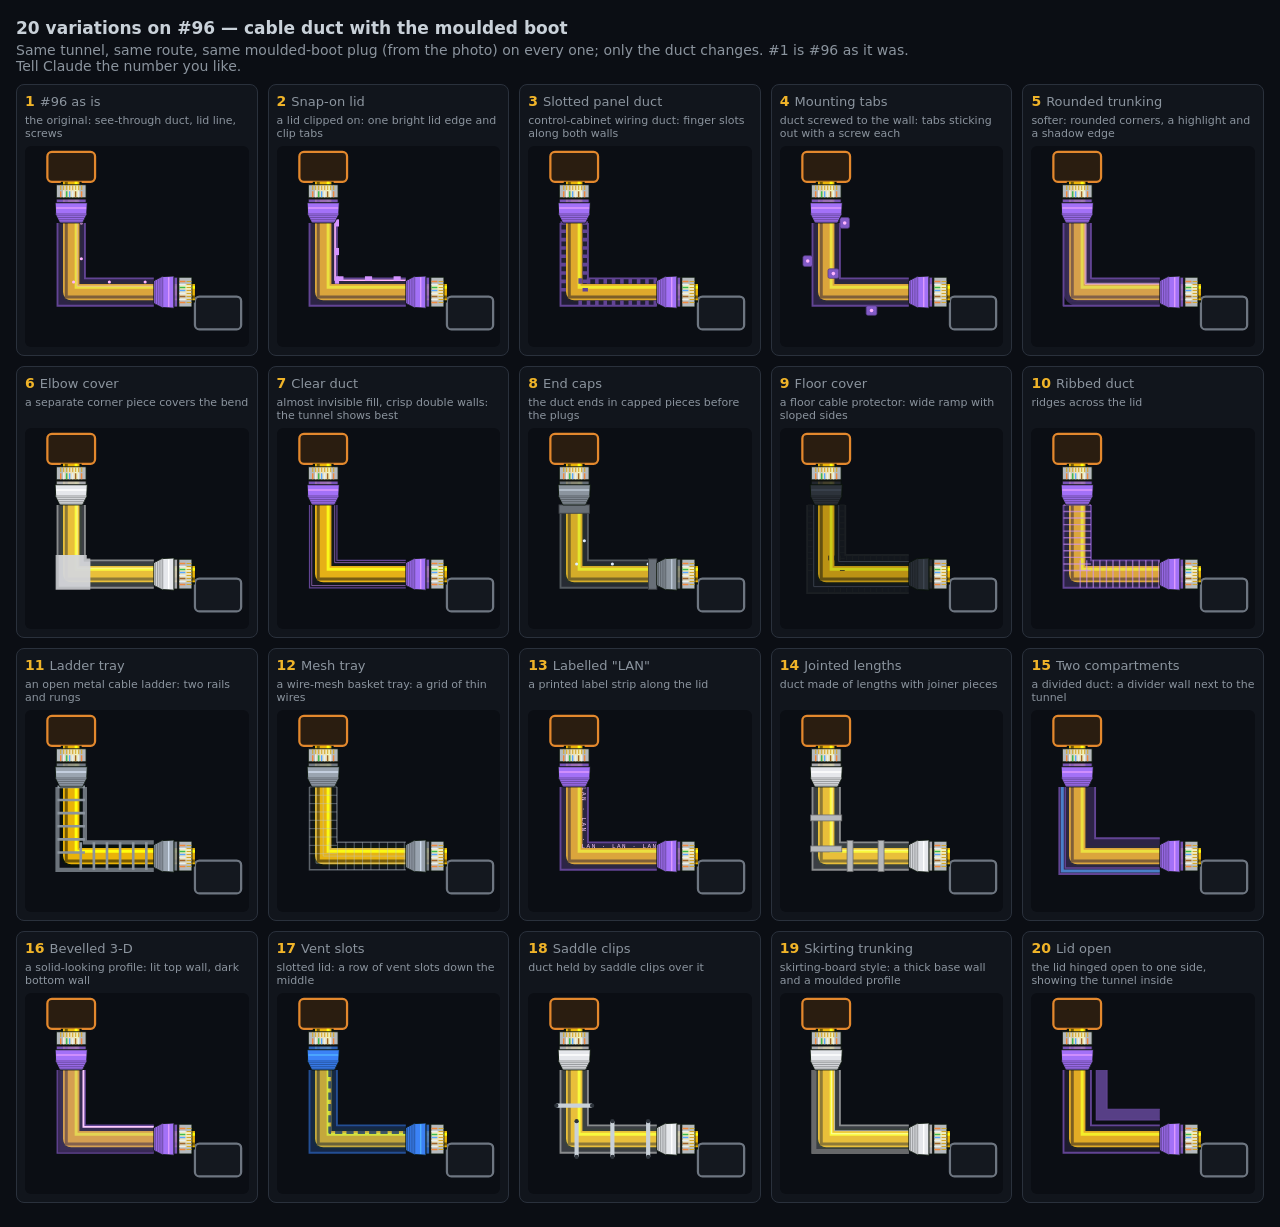
<file: prototypes/duct-styles.html>
<!doctype html>
<html lang="en">
<head>
<meta charset="utf-8">
<meta name="viewport" content="width=device-width, initial-scale=1">
<title>Cable duct variations</title>
<style>
  :root { --bg: #0b0e14; --panel: #11151c; --border: #2a313c; --fg: #c9d1d9; --dim: #8b949e; }
  body { margin: 0; background: var(--bg); color: var(--fg); font: 14px ui-sans-serif, system-ui, sans-serif; }
  h1 { font-size: 17px; margin: 18px 16px 4px; }
  p { margin: 0 16px 10px; color: var(--dim); max-width: 900px; }
  .legend { margin: 0 16px 14px; color: var(--dim); font-size: 12px; line-height: 1.6; }
  .legend b { color: var(--fg); font-weight: 600; }
  .grid { display: grid; grid-template-columns: repeat(auto-fill, minmax(240px, 1fr)); gap: 10px; padding: 0 16px 24px; }
  .card { background: var(--panel); border: 1px solid var(--border); border-radius: 8px; padding: 6px 8px 8px; }
  .card .desc { color: var(--dim); font-size: 11px; min-height: 28px; margin-bottom: 4px; }
  .card h2 { font-size: 13px; font-weight: 500; margin: 2px 0 5px; color: var(--dim); white-space: nowrap; overflow: hidden; text-overflow: ellipsis; }
  .card h2 b { color: #f0b429; font-size: 14px; margin-right: 5px; }
  svg { display: block; width: 100%; height: auto; background: var(--bg); border-radius: 6px; }
</style>
</head>
<body>
<h1>20 variations on #96 — cable duct with the moulded boot</h1>
<p>Same tunnel, same route, same moulded-boot plug (from the photo) on every one; only the duct changes. #1 is #96 as it was. Tell Claude the number you like.</p>
<div class="grid" id="grid"></div>
<script>
const NS = "http://www.w3.org/2000/svg";
const el = (n, a, p) => { const e = document.createElementNS(NS, n); for (const k in a) e.setAttribute(k, a[k]); if (p) p.appendChild(e); return e; };
const shade = (hex, f) => { const m = hex.replace("#", ""); const h = (v) => Math.max(0, Math.min(255, Math.round(v * f))).toString(16).padStart(2, "0");
  return "#" + h(parseInt(m.slice(0, 2), 16)) + h(parseInt(m.slice(2, 4), 16)) + h(parseInt(m.slice(4, 6), 16)); };
const D = (pts) => "M " + pts.map((p) => `${p.x.toFixed(1)} ${p.y.toFixed(1)}`).join(" L ");
const OL = "#0a140a";

/* ---------- geometry on orthogonal polylines ---------- */
const dirs = (P) => P.slice(1).map((q, i) => { const L = Math.hypot(q.x - P[i].x, q.y - P[i].y) || 1; return { x: (q.x - P[i].x) / L, y: (q.y - P[i].y) / L }; });
const lenOf = (P) => P.slice(1).reduce((s, q, i) => s + Math.hypot(q.x - P[i].x, q.y - P[i].y), 0);
function offset(P, o) {   // mitred parallel polyline at distance o (left normal)
  const d = dirs(P), n = (v) => ({ x: -v.y, y: v.x });
  return P.map((p, i) => {
    const a = d[Math.max(0, i - 1)], b = d[Math.min(d.length - 1, i)], na = n(a), nb = n(b);
    if (i === 0) return { x: p.x + nb.x * o, y: p.y + nb.y * o };
    if (i === P.length - 1 || Math.abs(na.x - nb.x) + Math.abs(na.y - nb.y) < 1e-6) return { x: p.x + na.x * o, y: p.y + na.y * o };
    return { x: p.x + (na.x + nb.x) * o, y: p.y + (na.y + nb.y) * o };
  });
}
function at(P, s) {   // point + tangent + normal at distance s along P
  const d = dirs(P); let acc = 0;
  for (let i = 0; i < d.length; i++) { const L = Math.hypot(P[i + 1].x - P[i].x, P[i + 1].y - P[i].y);
    if (s <= acc + L || i === d.length - 1) { const t = Math.min(L, Math.max(0, s - acc)); return { x: P[i].x + d[i].x * t, y: P[i].y + d[i].y * t, t: d[i], n: { x: -d[i].y, y: d[i].x }, s }; }
    acc += L; }
}
const sample = (P, step) => { const out = [], T = lenOf(P); for (let s = 0; s <= T + 1e-6; s += step) out.push(at(P, s)); return out; };
const wave = (P, amp, period, phase = 0, step = 1.5) => sample(P, step).map((q) => { const o = amp * Math.sin(q.s / period * 2 * Math.PI + phase); return { x: q.x + q.n.x * o, y: q.y + q.n.y * o }; });
function part(P, from, to) {   // the stretch of P between distances from..to
  const out = []; let acc = 0;
  for (let i = 1; i < P.length; i++) { const A = P[i - 1], B = P[i], l = Math.hypot(B.x - A.x, B.y - A.y), a = Math.max(from, acc), b = Math.min(to, acc + l);
    if (b > a) { const f = (s) => ({ x: A.x + (B.x - A.x) * (s - acc) / l, y: A.y + (B.y - A.y) * (s - acc) / l }); if (!out.length) out.push(f(a)); out.push(f(b)); }
    acc += l; }
  return out;
}
const trim = (P, len) => part(P, len, lenOf(P) - len);

/* ---------- shared pieces ---------- */
function tunnel(g, P, W) {
  el("path", { d: D(P), fill: "none", stroke: OL, "stroke-width": W + 6, "stroke-linejoin": "round" }, g);
  el("path", { d: D(P), fill: "none", stroke: "#eab308", "stroke-width": W, "stroke-linejoin": "round" }, g);
  el("path", { d: D(offset(P, -W * 0.3)), fill: "none", stroke: shade("#eab308", 1.55), "stroke-width": W * 0.18 }, g);
  el("path", { d: D(offset(P, W * 0.3)), fill: "none", stroke: shade("#eab308", 0.5), "stroke-width": W * 0.18 }, g);
}
const stroke = (g, P, c, w, extra = {}) => el("path", { d: D(P), fill: "none", stroke: c, "stroke-width": w, "stroke-linejoin": "round", ...extra }, g);
function tube(g, J, R, c, op = 0.35) {   // a round see-through jacket: fill, two edges, highlight, shadow
  stroke(g, J, c, 2 * R, { "stroke-opacity": op });
  for (const s of [-1, 1]) stroke(g, offset(J, s * R), shade(c, 0.6), 2.2);
  stroke(g, offset(J, -0.55 * R), shade(c, 1.7), 0.16 * R, { "stroke-opacity": 0.6, "stroke-linecap": "round" });
  stroke(g, offset(J, 0.6 * R), shade(c, 0.45), 0.14 * R, { "stroke-opacity": 0.5 });
}
const across = (g, q, w, c, sw, extra = {}) => el("line", { x1: q.x - q.n.x * w, y1: q.y - q.n.y * w, x2: q.x + q.n.x * w, y2: q.y + q.n.y * w, stroke: c, "stroke-width": sw, ...extra }, g);

/* ---------- 5 plug forms (P = tip, u = out of the cable, n = across) ---------- */
function plugBase(g, P, u, R) {
  const n = { x: -u.y, y: u.x }, pt = (a, b) => ({ x: P.x - u.x * a + n.x * b, y: P.y - u.y * a + n.y * b });
  const poly = (pts, attrs) => el("polygon", { points: pts.map((p) => `${p.x.toFixed(1)},${p.y.toFixed(1)}`).join(" "), ...attrs }, g);
  const line = (a1, b1, a2, b2, col, w) => { const A = pt(a1, b1), B = pt(a2, b2); return el("line", { x1: A.x, y1: A.y, x2: B.x, y2: B.y, stroke: col, "stroke-width": w }, g); };
  const contacts = (from, to, span, col = "#d4a72c") => { for (let k = 0; k < 8; k++) { const b = (-span + k * span * 2 / 7) * R; line(from * R, b, to * R, b, col, Math.max(0.8, 0.09 * R)); } };
  return { pt, poly, line, contacts };
}
const PLUG_LEN = 3.2;   // × R: every plug form fits in this length from the tip
const PAIRS = ["#f0883e", "#e6edf3", "#3fb950", "#58a6ff", "#e6edf3", "#a0652a", "#e6edf3", "#f0883e"];
const BOOT = 
  ["moulded boot (photo)", (g, P, u, R, c) => { const { pt, poly, line, contacts } = plugBase(g, P, u, R);
    // ribbed moulded boot: tapers from the cable to the head, grip ribs across it
    poly([pt(3.2 * R, -0.95 * R), pt(3.2 * R, 0.95 * R), pt(2.5 * R, 1.3 * R), pt(1.5 * R, 1.35 * R), pt(1.5 * R, -1.35 * R), pt(2.5 * R, -1.3 * R)], { fill: c, stroke: OL, "stroke-width": 1.2 });
    for (let k = 0; k < 5; k++) { const a = (2.45 + k * 0.15) * R, w = 1.3 - k * 0.07; line(a, -w * R, a, w * R, shade(c, 0.6), 0.07 * R); }
    line(1.95 * R, -1.25 * R, 1.95 * R, 1.25 * R, shade(c, 1.35), 0.12 * R);   // moulding highlight
    poly([pt(1.5 * R, -1.25 * R), pt(1.5 * R, 1.25 * R), pt(1.15 * R, 1.25 * R), pt(1.15 * R, -1.25 * R)], { fill: shade(c, 0.85), "fill-opacity": 0.85, stroke: OL, "stroke-width": 1 });   // tinted collar
    line(1.15 * R, -1.25 * R, 1.15 * R, 1.25 * R, "#111", 0.18 * R);   // dark band
    poly([pt(1.1 * R, -1.25 * R), pt(1.1 * R, 1.25 * R), pt(0, 1.25 * R), pt(0, -1.25 * R)], { fill: "#eef3f7", "fill-opacity": 0.75, stroke: OL, "stroke-width": 1.2 });   // clear head
    PAIRS.forEach((w, k) => { const b = (-0.88 + k * 0.25) * R; line(1.05 * R, b, 0.55 * R, b, w, 0.12 * R); });   // the 8 coloured wires inside
    contacts(0.05, 0.45, 0.88); }]

/* ---------- 20 variations on #96: the cable duct (J = path between the plugs, R = radius, c = colour) ---------- */
const H = 1.15;   // duct half-width ÷ R
function duct(g, J, R, c, o = {}) {   // the #96 base: square trunking, see-through fill, two walls
  const w = (o.w || H) * R;
  stroke(g, J, o.fill || c, 2 * w, { "stroke-opacity": o.op ?? 0.22, "stroke-linejoin": o.round ? "round" : "miter" });
  for (const s of [-1, 1]) stroke(g, offset(J, s * w), o.wall || shade(c, 0.6), o.wallW || 2.5, { "stroke-linejoin": o.round ? "round" : "miter" });
  return w;
}
const screws = (g, J, R, c, side = -0.85, step = 3) => sample(J, step * R).forEach((q) => el("circle", { cx: q.x + q.n.x * side * R, cy: q.y + q.n.y * side * R, r: 0.13 * R, fill: shade(c, 1.6) }, g));
const rectAt = (g, q, along, acrossW, attrs) => { const hz = Math.abs(q.t.x) > Math.abs(q.t.y);
  return el("rect", { x: q.x - (hz ? along : acrossW) / 2, y: q.y - (hz ? acrossW : along) / 2, width: hz ? along : acrossW, height: hz ? acrossW : along, ...attrs }, g); };
const DUCTS = [
  ["#96 as is", "the original: see-through duct, lid line, screws", (g, J, R, c) => { duct(g, J, R, c); stroke(g, offset(J, -0.5 * R), shade(c, 1.4), 1, { "stroke-opacity": 0.6 }); screws(g, J, R, c); }],
  ["Snap-on lid", "a lid clipped on: one bright lid edge and clip tabs", (g, J, R, c) => { const w = duct(g, J, R, c);
    stroke(g, offset(J, -w + 2.5), shade(c, 1.6), 2.2); sample(J, 2.4 * R).forEach((q) => rectAt(g, { ...q, x: q.x - q.n.x * w, y: q.y - q.n.y * w }, 0.6 * R, 0.35 * R, { fill: shade(c, 1.3) })); }],
  ["Slotted panel duct", "control-cabinet wiring duct: finger slots along both walls", (g, J, R, c) => { const w = duct(g, J, R, c, { op: 0.15 });
    sample(J, 0.7 * R).forEach((q) => { for (const s of [-1, 1]) { const a = { x: q.x + q.n.x * s * w, y: q.y + q.n.y * s * w };
      el("line", { x1: a.x, y1: a.y, x2: a.x - q.n.x * s * 0.45 * R, y2: a.y - q.n.y * s * 0.45 * R, stroke: shade(c, 0.6), "stroke-width": 0.3 * R }, g); } }); }],
  ["Mounting tabs", "duct screwed to the wall: tabs sticking out with a screw each", (g, J, R, c) => { const w = duct(g, J, R, c);
    sample(J, 3.2 * R).forEach((q, i) => { const s = i % 2 ? 1 : -1, p = { ...q, x: q.x + q.n.x * s * (w + 0.4 * R), y: q.y + q.n.y * s * (w + 0.4 * R) };
      rectAt(g, p, 0.9 * R, 0.8 * R, { fill: shade(c, 0.8), stroke: shade(c, 0.5), rx: 0.15 * R });
      el("circle", { cx: p.x, cy: p.y, r: 0.15 * R, fill: shade(c, 1.6) }, g); }); }],
  ["Rounded trunking", "softer: rounded corners, a highlight and a shadow edge", (g, J, R, c) => { const w = duct(g, J, R, c, { round: true, op: 0.28 });
    stroke(g, offset(J, -0.7 * R), shade(c, 1.7), 0.18 * R, { "stroke-opacity": 0.6, "stroke-linecap": "round" });
    stroke(g, offset(J, 0.75 * R), shade(c, 0.4), 0.18 * R, { "stroke-opacity": 0.5 }); }],
  ["Elbow cover", "a separate corner piece covers the bend", (g, J, R, c) => { const w = duct(g, J, R, c);
    stroke(g, offset(J, -0.5 * R), shade(c, 1.4), 1, { "stroke-opacity": 0.6 });
    const L = lenOf(J), k = J.slice(1, -1)[0]; if (!k) return;
    let acc = 0, s0 = 0; for (let i = 1; i < J.length - 1; i++) { acc += Math.hypot(J[i].x - J[i - 1].x, J[i].y - J[i - 1].y); s0 = acc; break; }
    const P = part(J, Math.max(0, s0 - 1.6 * R), Math.min(L, s0 + 1.6 * R));
    stroke(g, P, shade(c, 0.85), 2 * w + 5, { "stroke-linejoin": "miter", "stroke-opacity": 0.9 });
    stroke(g, P, c, 2 * w - 3, { "stroke-linejoin": "miter", "stroke-opacity": 0.5 }); }],
  ["Clear duct", "almost invisible fill, crisp double walls: the tunnel shows best", (g, J, R, c) => { const w = duct(g, J, R, c, { op: 0.06, wallW: 1.6 });
    for (const s of [-1, 1]) stroke(g, offset(J, s * (w - 3)), shade(c, 1.3), 1, { "stroke-opacity": 0.7, "stroke-linejoin": "miter" }); }],
  ["End caps", "the duct ends in capped pieces before the plugs", (g, J, R, c) => { const w = duct(g, J, R, c); screws(g, J, R, c);
    for (const q of [at(J, 0.35 * R), at(J, lenOf(J) - 0.35 * R)]) rectAt(g, q, 0.7 * R, 2 * w + 4, { fill: shade(c, 0.75), stroke: shade(c, 0.45), "stroke-width": 1.2 }); }],
  ["Floor cover", "a floor cable protector: wide ramp with sloped sides", (g, J, R, c) => { const w = duct(g, J, R, c, { w: 1.6, op: 0.25 });
    for (const s of [-1, 1]) stroke(g, offset(J, s * 1.05 * R), shade(c, 1.3), 1.2, { "stroke-linejoin": "miter" });
    sample(J, 0.5 * R).forEach((q) => { for (const s of [-1, 1]) { const a = { x: q.x + q.n.x * s * 1.15 * R, y: q.y + q.n.y * s * 1.15 * R };
      el("line", { x1: a.x, y1: a.y, x2: a.x + q.n.x * s * 0.4 * R, y2: a.y + q.n.y * s * 0.4 * R, stroke: shade(c, 0.6), "stroke-width": 1 }, g); } }); }],
  ["Ribbed duct", "ridges across the lid", (g, J, R, c) => { const w = duct(g, J, R, c); sample(J, 0.55 * R).forEach((q) => across(g, q, w, shade(c, 1.3), 0.12 * R, { "stroke-opacity": 0.6 })); }],
  ["Ladder tray", "an open metal cable ladder: two rails and rungs", (g, J, R, c) => { const w = H * R;
    for (const s of [-1, 1]) stroke(g, offset(J, s * w), shade(c, 0.7), 0.35 * R, { "stroke-linejoin": "miter" });
    sample(J, 1.1 * R).forEach((q) => across(g, q, w, shade(c, 0.9), 0.22 * R)); }],
  ["Mesh tray", "a wire-mesh basket tray: a grid of thin wires", (g, J, R, c) => { const w = duct(g, J, R, c, { op: 0.05, wallW: 2 });
    for (const o of [-0.6, 0, 0.6]) stroke(g, offset(J, o * R), shade(c, 1.2), 0.8, { "stroke-opacity": 0.7, "stroke-linejoin": "miter" });
    sample(J, 0.7 * R).forEach((q) => across(g, q, w, shade(c, 1.2), 0.8, { "stroke-opacity": 0.7 })); }],
  ["Labelled \"LAN\"", "a printed label strip along the lid", (g, J, R, c) => { const w = duct(g, J, R, c);
    const id = "lp" + Math.random().toString(36).slice(2); el("path", { id, d: D(offset(J, -0.65 * R)), fill: "none" }, g);
    const t = el("text", { "font-size": 0.5 * R, fill: shade(c, 1.8), "font-family": "ui-monospace, monospace", "letter-spacing": 2 }, g);
    el("textPath", { href: "#" + id }, t).textContent = "LAN · LAN · LAN · LAN · LAN · LAN · LAN"; }],
  ["Jointed lengths", "duct made of lengths with joiner pieces", (g, J, R, c) => { const w = duct(g, J, R, c); stroke(g, offset(J, -0.5 * R), shade(c, 1.4), 1, { "stroke-opacity": 0.6 });
    sample(J, 2.6 * R).slice(1).forEach((q) => rectAt(g, q, 0.5 * R, 2 * w + 5, { fill: shade(c, 0.8), stroke: shade(c, 0.45) })); }],
  ["Two compartments", "a divided duct: a divider wall next to the tunnel", (g, J, R, c) => { const w = duct(g, J, R, c, { w: 1.5 });
    stroke(g, offset(J, 1.0 * R), shade(c, 0.6), 1.8, { "stroke-linejoin": "miter" });
    stroke(g, offset(J, 1.25 * R), "#58a6ff", 0.25 * R, { "stroke-opacity": 0.7, "stroke-linejoin": "miter" }); }],
  ["Bevelled 3-D", "a solid-looking profile: lit top wall, dark bottom wall", (g, J, R, c) => { const w = duct(g, J, R, c, { op: 0.3 });
    stroke(g, offset(J, -w + 2), shade(c, 1.8), 2.5, { "stroke-linejoin": "miter" }); stroke(g, offset(J, w - 2), shade(c, 0.35), 3, { "stroke-linejoin": "miter" }); }],
  ["Vent slots", "slotted lid: a row of vent slots down the middle", (g, J, R, c) => { const w = duct(g, J, R, c);
    stroke(g, offset(J, -0.55 * R), shade(c, 0.45), 0.25 * R, { "stroke-dasharray": `${0.6 * R} ${0.35 * R}`, "stroke-opacity": 0.8 }); }],
  ["Saddle clips", "duct held by saddle clips over it", (g, J, R, c) => { const w = duct(g, J, R, c);
    sample(J, 3 * R).slice(1).forEach((q) => { across(g, q, w + 0.35 * R, "#c9d1d9", 0.35 * R); for (const s of [-1, 1]) el("circle", { cx: q.x + q.n.x * s * (w + 0.35 * R), cy: q.y + q.n.y * s * (w + 0.35 * R), r: 0.18 * R, fill: "#2d333b" }, g); }); }],
  ["Skirting trunking", "skirting-board style: a thick base wall and a moulded profile", (g, J, R, c) => { const w = duct(g, J, R, c);
    stroke(g, offset(J, w - 2), shade(c, 0.45), 0.4 * R, { "stroke-linejoin": "miter" });
    for (const o of [-0.7, -0.45]) stroke(g, offset(J, o * R), shade(c, 1.5), 1, { "stroke-opacity": 0.7, "stroke-linejoin": "miter" }); }],
  ["Lid open", "the lid hinged open to one side, showing the tunnel inside", (g, J, R, c) => { const w = duct(g, J, R, c, { op: 0.12 });
    const lid = offset(J, -(w + 0.9 * R)); stroke(g, lid, c, 0.9 * R, { "stroke-opacity": 0.5, "stroke-linejoin": "miter" });
    stroke(g, offset(lid, -0.45 * R), shade(c, 0.6), 1.5, { "stroke-linejoin": "miter" }); stroke(g, offset(lid, 0.45 * R), shade(c, 0.6), 1.5, { "stroke-linejoin": "miter" }); }],
];
const PALETTE = ["#a371f7", "#a371f7", "#a371f7", "#a371f7", "#a371f7", "#e5e7eb", "#a371f7", "#8b949e", "#2d333b", "#a371f7", "#9aa4b0", "#9aa4b0", "#a371f7", "#e5e7eb", "#a371f7", "#a371f7", "#3b82f6", "#e5e7eb", "#e5e7eb", "#a371f7"];
const grid = document.getElementById("grid");
DUCTS.forEach(([name, desc, form], i) => {
  const c = PALETTE[i], card = document.createElement("div"); card.className = "card";
  card.innerHTML = `<h2><b>${i + 1}</b>${name}</h2><div class="desc">${desc}</div>`;
  const svg = el("svg", { viewBox: "0 0 300 270" }); card.appendChild(svg); grid.appendChild(card);
  el("rect", { x: 30, y: 8, width: 64, height: 40, rx: 6, fill: "#2a1d10", stroke: "#e3882d", "stroke-width": 3 }, svg);
  el("rect", { x: 228, y: 202, width: 62, height: 44, rx: 6, fill: "#14181f", stroke: "#6e7681", "stroke-width": 3 }, svg);
  const P = [{ x: 62, y: 48 }, { x: 62, y: 196 }, { x: 228, y: 196 }], W = 22, R = 16;
  tunnel(svg, P, W);
  const S = trim(P, 4), J = trim(S, PLUG_LEN * R), g = el("g", {}, svg);
  form(g, J, R, c);
  const end = (A, B) => { const L = Math.hypot(A.x - B.x, A.y - B.y); return [A, { x: (A.x - B.x) / L, y: (A.y - B.y) / L }]; };
  BOOT[1](g, ...end(S[0], S[1]), R, c); BOOT[1](g, ...end(S[S.length - 1], S[S.length - 2]), R, c);
});
</script>
</body>
</html>
</file>
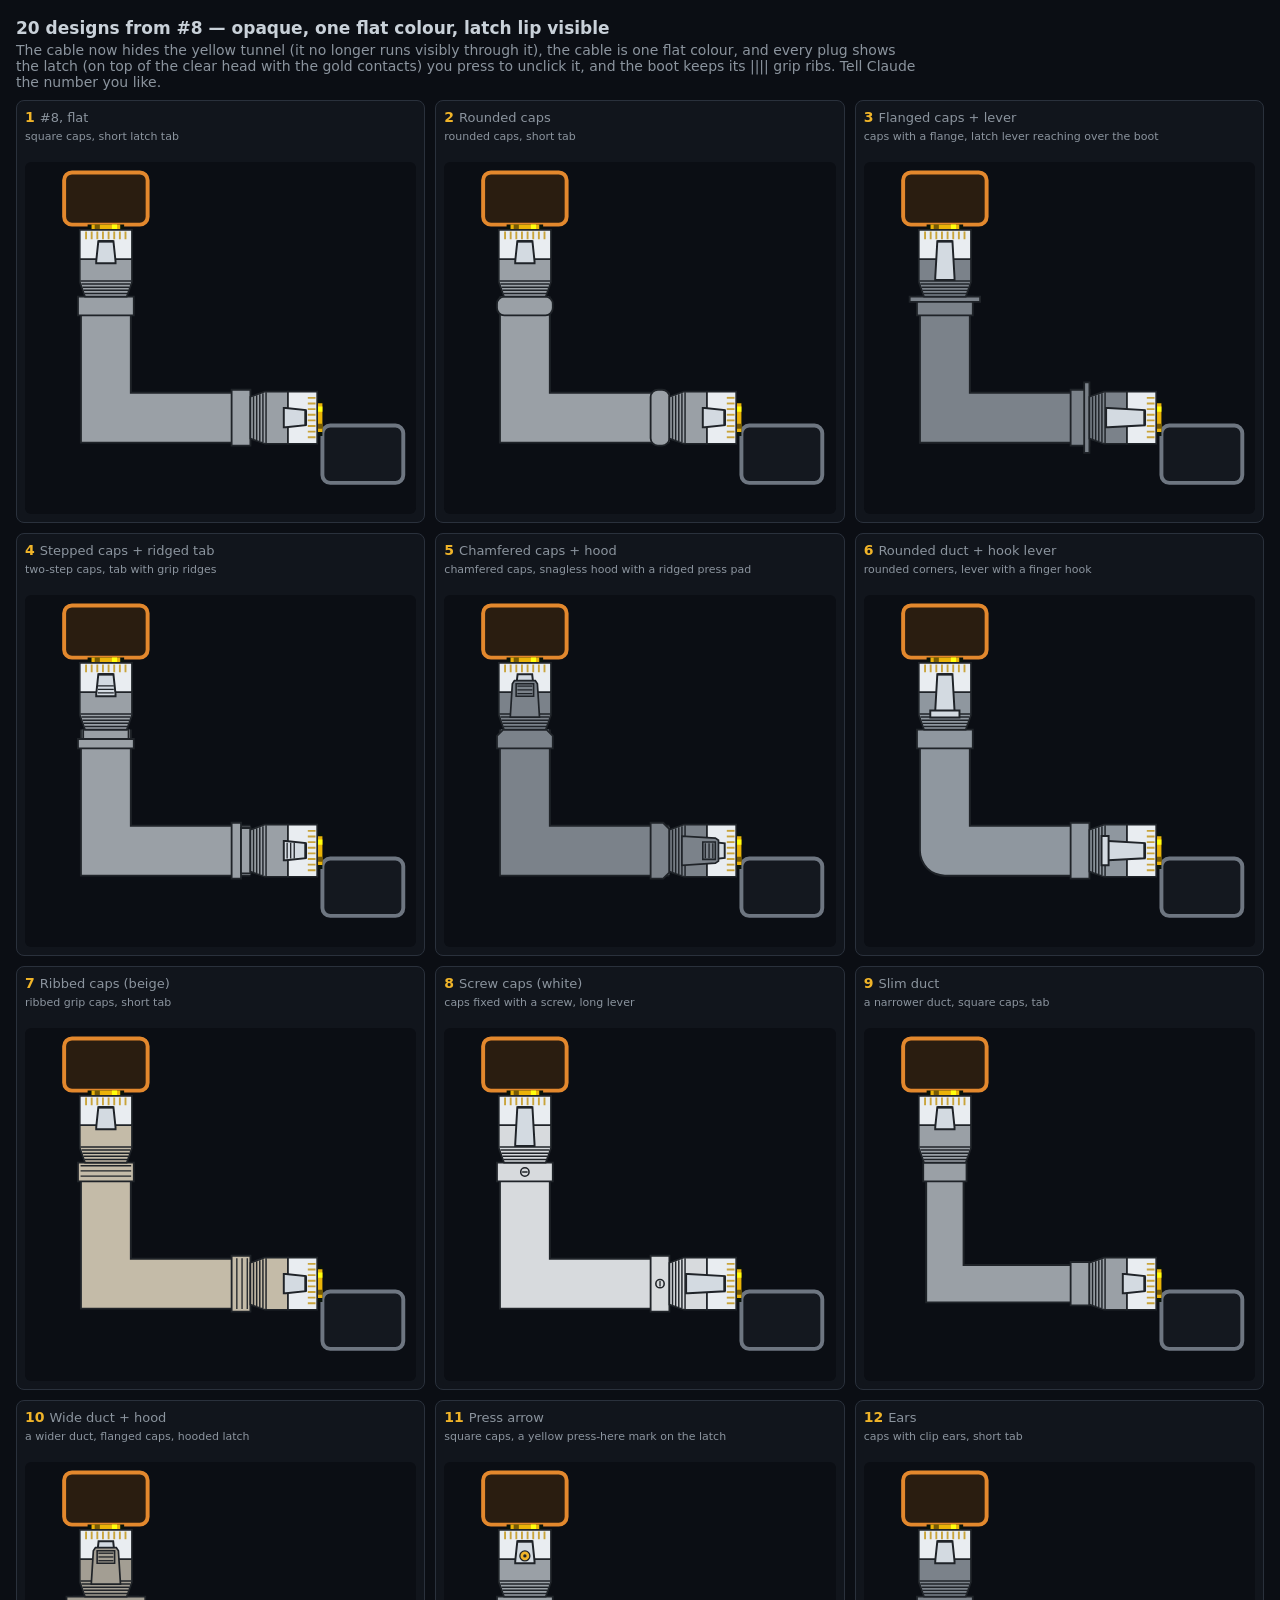
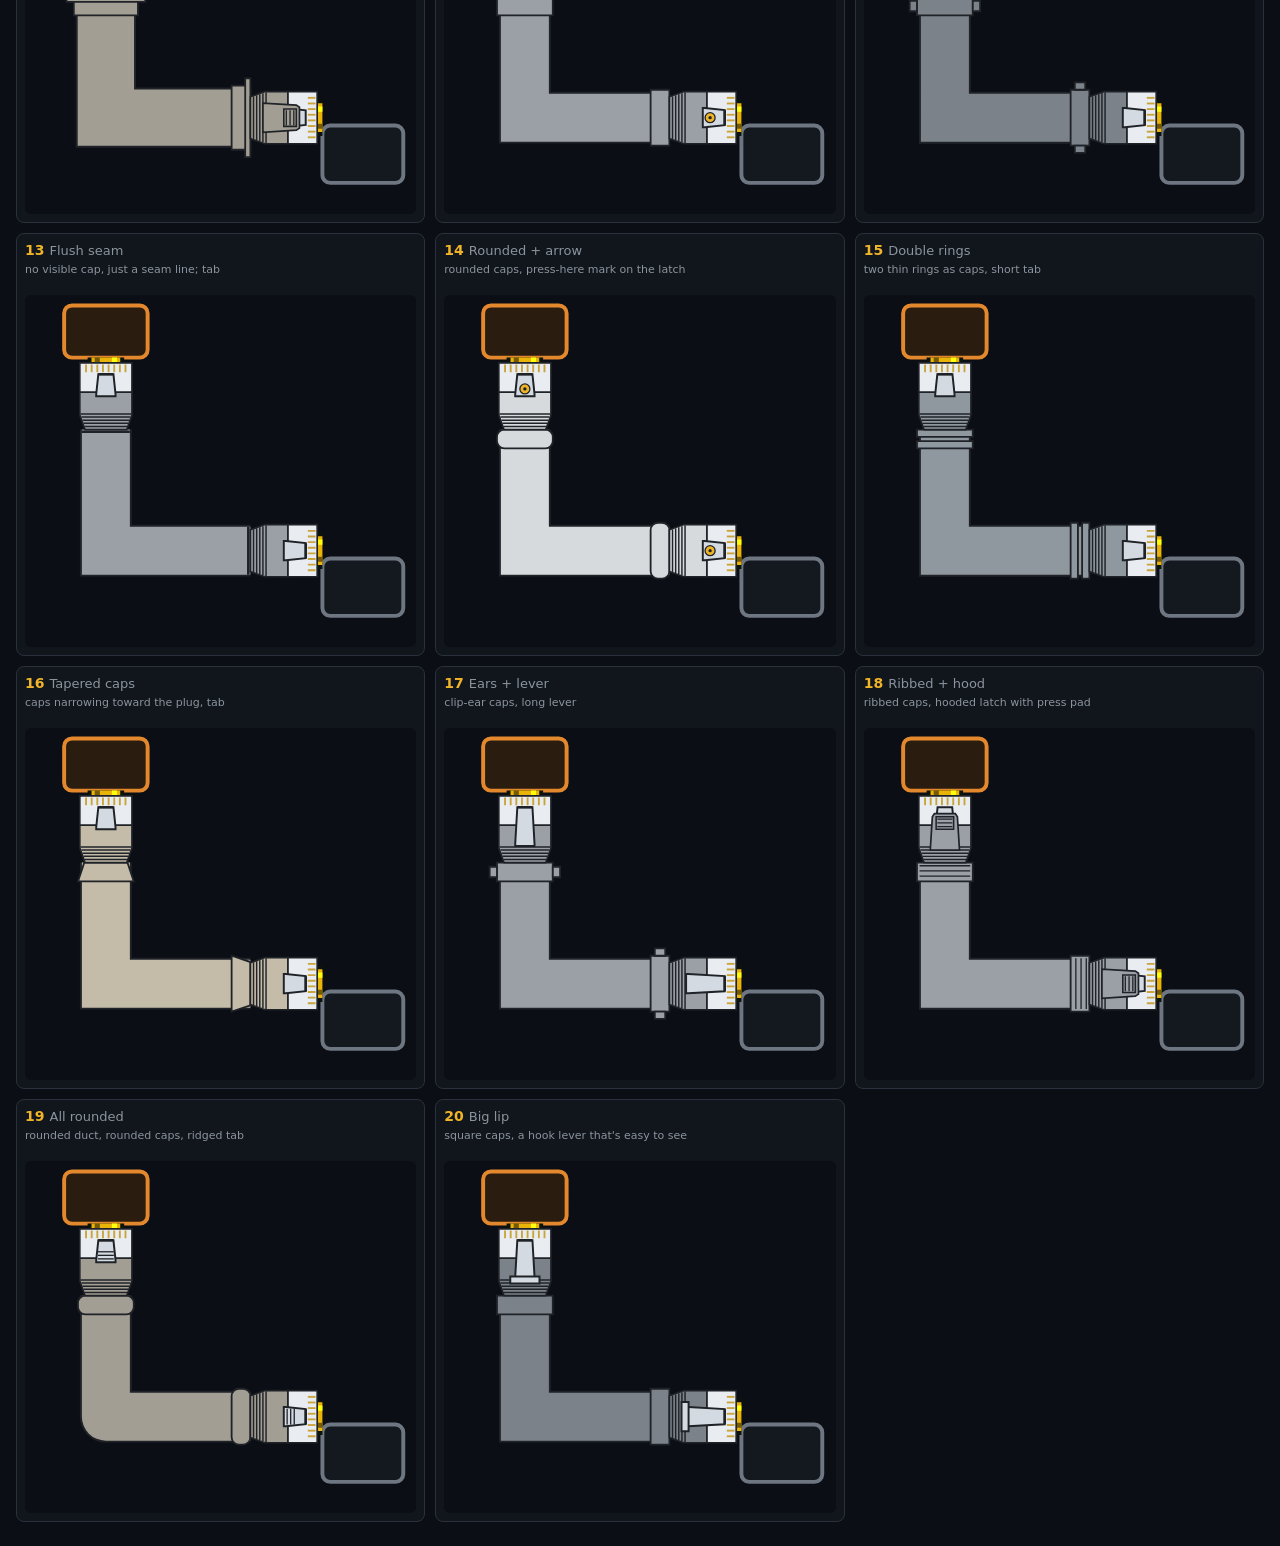
<file: prototypes/endcap-styles.html>
<!doctype html>
<html lang="en">
<head>
<meta charset="utf-8">
<meta name="viewport" content="width=device-width, initial-scale=1">
<title>End-cap cable designs</title>
<style>
  :root { --bg: #0b0e14; --panel: #11151c; --border: #2a313c; --fg: #c9d1d9; --dim: #8b949e; }
  body { margin: 0; background: var(--bg); color: var(--fg); font: 14px ui-sans-serif, system-ui, sans-serif; }
  h1 { font-size: 17px; margin: 18px 16px 4px; }
  p { margin: 0 16px 10px; color: var(--dim); max-width: 900px; }
  .legend { margin: 0 16px 14px; color: var(--dim); font-size: 12px; line-height: 1.6; }
  .legend b { color: var(--fg); font-weight: 600; }
  .grid { display: grid; grid-template-columns: repeat(auto-fill, minmax(340px, 1fr)); gap: 10px; padding: 0 16px 24px; }
  .card { background: var(--panel); border: 1px solid var(--border); border-radius: 8px; padding: 6px 8px 8px; }
  .card .desc { color: var(--dim); font-size: 11px; min-height: 28px; margin-bottom: 4px; }
  .card h2 { font-size: 13px; font-weight: 500; margin: 2px 0 5px; color: var(--dim); white-space: nowrap; overflow: hidden; text-overflow: ellipsis; }
  .card h2 b { color: #f0b429; font-size: 14px; margin-right: 5px; }
  svg { display: block; width: 100%; height: auto; background: var(--bg); border-radius: 6px; }
</style>
</head>
<body>
<h1>20 designs from #8 — opaque, one flat colour, latch lip visible</h1>
<p>The cable now hides the yellow tunnel (it no longer runs visibly through it), the cable is one flat colour, and every plug shows the latch (on top of the clear head with the gold contacts) you press to unclick it, and the boot keeps its |||| grip ribs. Tell Claude the number you like.</p>
<div class="grid" id="grid"></div>
<script>
const NS = "http://www.w3.org/2000/svg";
const el = (n, a, p) => { const e = document.createElementNS(NS, n); for (const k in a) e.setAttribute(k, a[k]); if (p) p.appendChild(e); return e; };
const shade = (hex, f) => { const m = hex.replace("#", ""); const h = (v) => Math.max(0, Math.min(255, Math.round(v * f))).toString(16).padStart(2, "0");
  return "#" + h(parseInt(m.slice(0, 2), 16)) + h(parseInt(m.slice(2, 4), 16)) + h(parseInt(m.slice(4, 6), 16)); };
const D = (pts) => "M " + pts.map((p) => `${p.x.toFixed(1)} ${p.y.toFixed(1)}`).join(" L ");
const OL = "#0a140a";

/* ---------- geometry on orthogonal polylines ---------- */
const dirs = (P) => P.slice(1).map((q, i) => { const L = Math.hypot(q.x - P[i].x, q.y - P[i].y) || 1; return { x: (q.x - P[i].x) / L, y: (q.y - P[i].y) / L }; });
const lenOf = (P) => P.slice(1).reduce((s, q, i) => s + Math.hypot(q.x - P[i].x, q.y - P[i].y), 0);
function offset(P, o) {   // mitred parallel polyline at distance o (left normal)
  const d = dirs(P), n = (v) => ({ x: -v.y, y: v.x });
  return P.map((p, i) => {
    const a = d[Math.max(0, i - 1)], b = d[Math.min(d.length - 1, i)], na = n(a), nb = n(b);
    if (i === 0) return { x: p.x + nb.x * o, y: p.y + nb.y * o };
    if (i === P.length - 1 || Math.abs(na.x - nb.x) + Math.abs(na.y - nb.y) < 1e-6) return { x: p.x + na.x * o, y: p.y + na.y * o };
    return { x: p.x + (na.x + nb.x) * o, y: p.y + (na.y + nb.y) * o };
  });
}
function at(P, s) {   // point + tangent + normal at distance s along P
  const d = dirs(P); let acc = 0;
  for (let i = 0; i < d.length; i++) { const L = Math.hypot(P[i + 1].x - P[i].x, P[i + 1].y - P[i].y);
    if (s <= acc + L || i === d.length - 1) { const t = Math.min(L, Math.max(0, s - acc)); return { x: P[i].x + d[i].x * t, y: P[i].y + d[i].y * t, t: d[i], n: { x: -d[i].y, y: d[i].x }, s }; }
    acc += L; }
}
const sample = (P, step) => { const out = [], T = lenOf(P); for (let s = 0; s <= T + 1e-6; s += step) out.push(at(P, s)); return out; };
const wave = (P, amp, period, phase = 0, step = 1.5) => sample(P, step).map((q) => { const o = amp * Math.sin(q.s / period * 2 * Math.PI + phase); return { x: q.x + q.n.x * o, y: q.y + q.n.y * o }; });
function part(P, from, to) {   // the stretch of P between distances from..to
  const out = []; let acc = 0;
  for (let i = 1; i < P.length; i++) { const A = P[i - 1], B = P[i], l = Math.hypot(B.x - A.x, B.y - A.y), a = Math.max(from, acc), b = Math.min(to, acc + l);
    if (b > a) { const f = (s) => ({ x: A.x + (B.x - A.x) * (s - acc) / l, y: A.y + (B.y - A.y) * (s - acc) / l }); if (!out.length) out.push(f(a)); out.push(f(b)); }
    acc += l; }
  return out;
}
const trim = (P, len) => part(P, len, lenOf(P) - len);

/* ---------- shared pieces ---------- */
function tunnel(g, P, W) {
  el("path", { d: D(P), fill: "none", stroke: OL, "stroke-width": W + 6, "stroke-linejoin": "round" }, g);
  el("path", { d: D(P), fill: "none", stroke: "#eab308", "stroke-width": W, "stroke-linejoin": "round" }, g);
  el("path", { d: D(offset(P, -W * 0.3)), fill: "none", stroke: shade("#eab308", 1.55), "stroke-width": W * 0.18 }, g);
  el("path", { d: D(offset(P, W * 0.3)), fill: "none", stroke: shade("#eab308", 0.5), "stroke-width": W * 0.18 }, g);
}
const stroke = (g, P, c, w, extra = {}) => el("path", { d: D(P), fill: "none", stroke: c, "stroke-width": w, "stroke-linejoin": "round", ...extra }, g);
function tube(g, J, R, c, op = 0.35) {   // a round see-through jacket: fill, two edges, highlight, shadow
  stroke(g, J, c, 2 * R, { "stroke-opacity": op });
  for (const s of [-1, 1]) stroke(g, offset(J, s * R), shade(c, 0.6), 2.2);
  stroke(g, offset(J, -0.55 * R), shade(c, 1.7), 0.16 * R, { "stroke-opacity": 0.6, "stroke-linecap": "round" });
  stroke(g, offset(J, 0.6 * R), shade(c, 0.45), 0.14 * R, { "stroke-opacity": 0.5 });
}
const across = (g, q, w, c, sw, extra = {}) => el("line", { x1: q.x - q.n.x * w, y1: q.y - q.n.y * w, x2: q.x + q.n.x * w, y2: q.y + q.n.y * w, stroke: c, "stroke-width": sw, ...extra }, g);

const PLUG_LEN = 3.2;

/* ---------- 20 designs from #8 (end-capped duct): opaque, one flat colour, latch lip visible ---------- */
const DARK = "#1f2328";
const frame = (q, uo) => { const n = { x: -uo.y, y: uo.x }; return (a, b) => ({ x: q.x + uo.x * a + n.x * b, y: q.y + uo.y * a + n.y * b }); };
const polyF = (g, pts, attrs) => el("polygon", { points: pts.map((p) => `${p.x.toFixed(1)},${p.y.toFixed(1)}`).join(" "), ...attrs }, g);
const box = (f, a0, a1, b0, b1) => [f(a0, b0), f(a1, b0), f(a1, b1), f(a0, b1)];
function body(g, J, w, col, round) {   // the cable / duct: one flat colour, thin dark outline, fully opaque (hides the tunnel)
  stroke(g, J, DARK, 2 * w + 3, { "stroke-linejoin": round ? "round" : "miter" });
  stroke(g, J, col, 2 * w, { "stroke-linejoin": round ? "round" : "miter" });
}
function cap(g, J, R, w, col, type, atEnd) {   // an end cap where the duct meets the plug; f(a, b): a = toward the plug, b = across
  const L = lenOf(J), len = 0.9 * R, q = at(J, atEnd ? L - len / 2 : len / 2), uo = atEnd ? q.t : { x: -q.t.x, y: -q.t.y }, f = frame(q, uo), h = len / 2;
  const A = { fill: col, stroke: DARK, "stroke-width": 1.4 }, W = w + 3;
  if (type === "square") polyF(g, box(f, -h, h, -W, W), A);
  if (type === "rounded") { const p = box(f, -h, h, -W, W); const x = Math.min(...p.map((v) => v.x)), y = Math.min(...p.map((v) => v.y));
    el("rect", { x, y, width: Math.max(...p.map((v) => v.x)) - x, height: Math.max(...p.map((v) => v.y)) - y, rx: 0.35 * R, ...A }, g); }
  if (type === "flanged") { polyF(g, box(f, -h, h, -W, W), A); polyF(g, box(f, h - 0.25 * R, h, -W - 0.35 * R, W + 0.35 * R), A); }
  if (type === "stepped") { polyF(g, box(f, -h, 0, -W, W), A); polyF(g, box(f, 0, h, -W + 0.25 * R, W - 0.25 * R), A); }
  if (type === "chamfer") polyF(g, [f(-h, -W), f(h - 0.3 * R, -W), f(h, -W + 0.3 * R), f(h, W - 0.3 * R), f(h - 0.3 * R, W), f(-h, W)], A);
  if (type === "tapered") polyF(g, [f(-h, -W), f(h, -W + 0.3 * R), f(h, W - 0.3 * R), f(-h, W)], A);
  if (type === "ribbed") { polyF(g, box(f, -h, h, -W, W), A); for (const a of [-0.2, 0.05, 0.3]) { const p = f(a * R, -W + 2), r = f(a * R, W - 2); el("line", { x1: p.x, y1: p.y, x2: r.x, y2: r.y, stroke: DARK, "stroke-width": 1 }, g); } }
  if (type === "screw") { polyF(g, box(f, -h, h, -W, W), A); const c = f(0, 0); el("circle", { cx: c.x, cy: c.y, r: 0.2 * R, fill: col, stroke: DARK, "stroke-width": 1.2 }, g);
    const p = f(0, -0.13 * R), r = f(0, 0.13 * R); el("line", { x1: p.x, y1: p.y, x2: r.x, y2: r.y, stroke: DARK, "stroke-width": 1 }, g); }
  if (type === "flush") { const p = f(h - 0.1 * R, -w), r = f(h - 0.1 * R, w); el("line", { x1: p.x, y1: p.y, x2: r.x, y2: r.y, stroke: DARK, "stroke-width": 2 }, g); }
  if (type === "double") { for (const a of [-h, h - 0.35 * R]) polyF(g, box(f, a, a + 0.35 * R, -W, W), A); }
  if (type === "ears") { polyF(g, box(f, -h, h, -W, W), A); for (const s of [-1, 1]) polyF(g, box(f, -0.25 * R, 0.25 * R, s * W, s * (W + 0.35 * R)), A); }
}
function plug(g, P, u, R, col, latch) {   // tip P, u = out of the cable; a = back from the tip, b = across. Seen from above.
  const f = (a, b) => ({ x: P.x - u.x * a + -u.y * b, y: P.y - u.y * a + u.x * b }), A = { stroke: DARK, "stroke-width": 1.3 };
  const ln = (a1, b1, a2, b2, c, w) => { const p = f(a1, b1), q = f(a2, b2); el("line", { x1: p.x, y1: p.y, x2: q.x, y2: q.y, stroke: c, "stroke-width": w }, g); };
  const HEAD = "#e9edf1", LATCH = "#d3dae1";
  // flexible boot: tapers from the cable to the head, with the |||| grip ribs of the moulded boot
  polyF(g, [f(3.2 * R, -1.0 * R), f(3.2 * R, 1.0 * R), f(2.5 * R, 1.25 * R), f(1.4 * R, 1.25 * R), f(1.4 * R, -1.25 * R), f(2.5 * R, -1.25 * R)], { fill: col, ...A });
  for (let k = 0; k < 5; k++) { const a = (2.45 + k * 0.15) * R, w = 1.22 - k * 0.05; ln(a, -w * R, a, w * R, DARK, 0.07 * R); }
  // head (clear block) with the 8 gold contacts at the tip
  polyF(g, box(f, 0, 1.4 * R, -1.25 * R, 1.25 * R), { fill: HEAD, ...A });
  for (let k = 0; k < 8; k++) { const b = (-0.95 + k * 0.27) * R; ln(0.08 * R, b, 0.45 * R, b, "#c9a43a", Math.max(0.8, 0.09 * R)); }
  // the latch, ON TOP of the head: hinged just behind the contacts, its free (press) end toward the boot
  const lat = { fill: LATCH, stroke: DARK, "stroke-width": 1.5 };
  if (latch === "hooded") {   // a snagless hood from the boot covers the press end; you press the ridged pad
    polyF(g, [f(0.55 * R, -0.35 * R), f(0.55 * R, 0.35 * R), f(1.0 * R, 0.4 * R), f(1.0 * R, -0.4 * R)], lat);
    polyF(g, [f(2.6 * R, -0.7 * R), f(2.6 * R, 0.7 * R), f(1.0 * R, 0.6 * R), f(0.85 * R, 0.5 * R), f(0.85 * R, -0.5 * R), f(1.0 * R, -0.6 * R)], { fill: col, ...A });
    polyF(g, box(f, 1.0 * R, 1.6 * R, -0.42 * R, 0.42 * R), { fill: col, stroke: DARK, "stroke-width": 1.2 });
    for (const a of [1.12, 1.3, 1.48]) ln(a * R, -0.36 * R, a * R, 0.36 * R, DARK, 1);
    return;
  }
  const end = latch === "lever" || latch === "hook" ? 2.4 : 1.6;   // a lever reaches back over the boot
  polyF(g, [f(0.55 * R, -0.36 * R), f(0.55 * R, 0.36 * R), f((end - 0.1) * R, 0.46 * R), f(end * R, 0.46 * R), f(end * R, -0.46 * R), f((end - 0.1) * R, -0.46 * R)], lat);
  ln(0.55 * R, -0.36 * R, 0.55 * R, 0.36 * R, DARK, 2);   // hinge
  if (latch === "hook") polyF(g, box(f, (end - 0.12) * R, (end + 0.22) * R, -0.7 * R, 0.7 * R), lat);   // finger hook (cross bar)
  if (latch === "ridged") for (const a of [1.1, 1.27, 1.44]) ln(a * R, -0.38 * R, a * R, 0.38 * R, DARK, 1);
  if (latch === "arrow") { const c = f((end - 0.35) * R, 0); el("circle", { cx: c.x, cy: c.y, r: 0.24 * R, fill: "#f0b429", stroke: DARK, "stroke-width": 1 }, g);
    el("circle", { cx: c.x, cy: c.y, r: 0.08 * R, fill: DARK }, g); }   // "press here" mark
}
const GREY = "#9aa0a6", SLATE = "#7b828a", BEIGE = "#c4bba8", WHITE = "#d7dadd", TAUPE = "#a39e93", COOL = "#8f979f";
const DESIGNS = [
  ["#8, flat", "square caps, short latch tab", { cap: "square", latch: "tab", col: GREY }],
  ["Rounded caps", "rounded caps, short tab", { cap: "rounded", latch: "tab", col: GREY }],
  ["Flanged caps + lever", "caps with a flange, latch lever reaching over the boot", { cap: "flanged", latch: "lever", col: SLATE }],
  ["Stepped caps + ridged tab", "two-step caps, tab with grip ridges", { cap: "stepped", latch: "ridged", col: GREY }],
  ["Chamfered caps + hood", "chamfered caps, snagless hood with a ridged press pad", { cap: "chamfer", latch: "hooded", col: SLATE }],
  ["Rounded duct + hook lever", "rounded corners, lever with a finger hook", { cap: "square", latch: "hook", col: COOL, round: true }],
  ["Ribbed caps (beige)", "ribbed grip caps, short tab", { cap: "ribbed", latch: "tab", col: BEIGE }],
  ["Screw caps (white)", "caps fixed with a screw, long lever", { cap: "screw", latch: "lever", col: WHITE }],
  ["Slim duct", "a narrower duct, square caps, tab", { cap: "square", latch: "tab", col: GREY, w: 0.85 }],
  ["Wide duct + hood", "a wider duct, flanged caps, hooded latch", { cap: "flanged", latch: "hooded", col: TAUPE, w: 1.35 }],
  ["Press arrow", "square caps, a yellow press-here mark on the latch", { cap: "square", latch: "arrow", col: GREY }],
  ["Ears", "caps with clip ears, short tab", { cap: "ears", latch: "tab", col: SLATE }],
  ["Flush seam", "no visible cap, just a seam line; tab", { cap: "flush", latch: "tab", col: GREY }],
  ["Rounded + arrow", "rounded caps, press-here mark on the latch", { cap: "rounded", latch: "arrow", col: WHITE }],
  ["Double rings", "two thin rings as caps, short tab", { cap: "double", latch: "tab", col: COOL }],
  ["Tapered caps", "caps narrowing toward the plug, tab", { cap: "tapered", latch: "tab", col: BEIGE }],
  ["Ears + lever", "clip-ear caps, long lever", { cap: "ears", latch: "lever", col: GREY }],
  ["Ribbed + hood", "ribbed caps, hooded latch with press pad", { cap: "ribbed", latch: "hooded", col: GREY }],
  ["All rounded", "rounded duct, rounded caps, ridged tab", { cap: "rounded", latch: "ridged", col: TAUPE, round: true }],
  ["Big lip", "square caps, a hook lever that's easy to see", { cap: "square", latch: "hook", col: SLATE }],
];
const grid = document.getElementById("grid");
DESIGNS.forEach(([name, desc, o], i) => {
  const card = document.createElement("div"); card.className = "card";
  card.innerHTML = `<h2><b>${i + 1}</b>${name}</h2><div class="desc">${desc}</div>`;
  const svg = el("svg", { viewBox: "0 0 300 270" }); card.appendChild(svg); grid.appendChild(card);
  el("rect", { x: 30, y: 8, width: 64, height: 40, rx: 6, fill: "#2a1d10", stroke: "#e3882d", "stroke-width": 3 }, svg);
  el("rect", { x: 228, y: 202, width: 62, height: 44, rx: 6, fill: "#14181f", stroke: "#6e7681", "stroke-width": 3 }, svg);
  const P = [{ x: 62, y: 48 }, { x: 62, y: 196 }, { x: 228, y: 196 }], R = 16, w = (o.w || 1.15) * R;
  tunnel(svg, P, 22);   // the tunnel is still there — the opaque cable covers it
  const S = trim(P, 4), J = trim(S, PLUG_LEN * R), g = el("g", {}, svg);
  body(g, J, w, o.col, o.round);
  cap(g, J, R, w, o.col, o.cap, false); cap(g, J, R, w, o.col, o.cap, true);
  const end = (A, B) => { const L = Math.hypot(A.x - B.x, A.y - B.y); return [A, { x: (A.x - B.x) / L, y: (A.y - B.y) / L }]; };
  plug(g, ...end(S[0], S[1]), R, o.col, o.latch); plug(g, ...end(S[S.length - 1], S[S.length - 2]), R, o.col, o.latch);
});
</script>
</body>
</html>
</file>
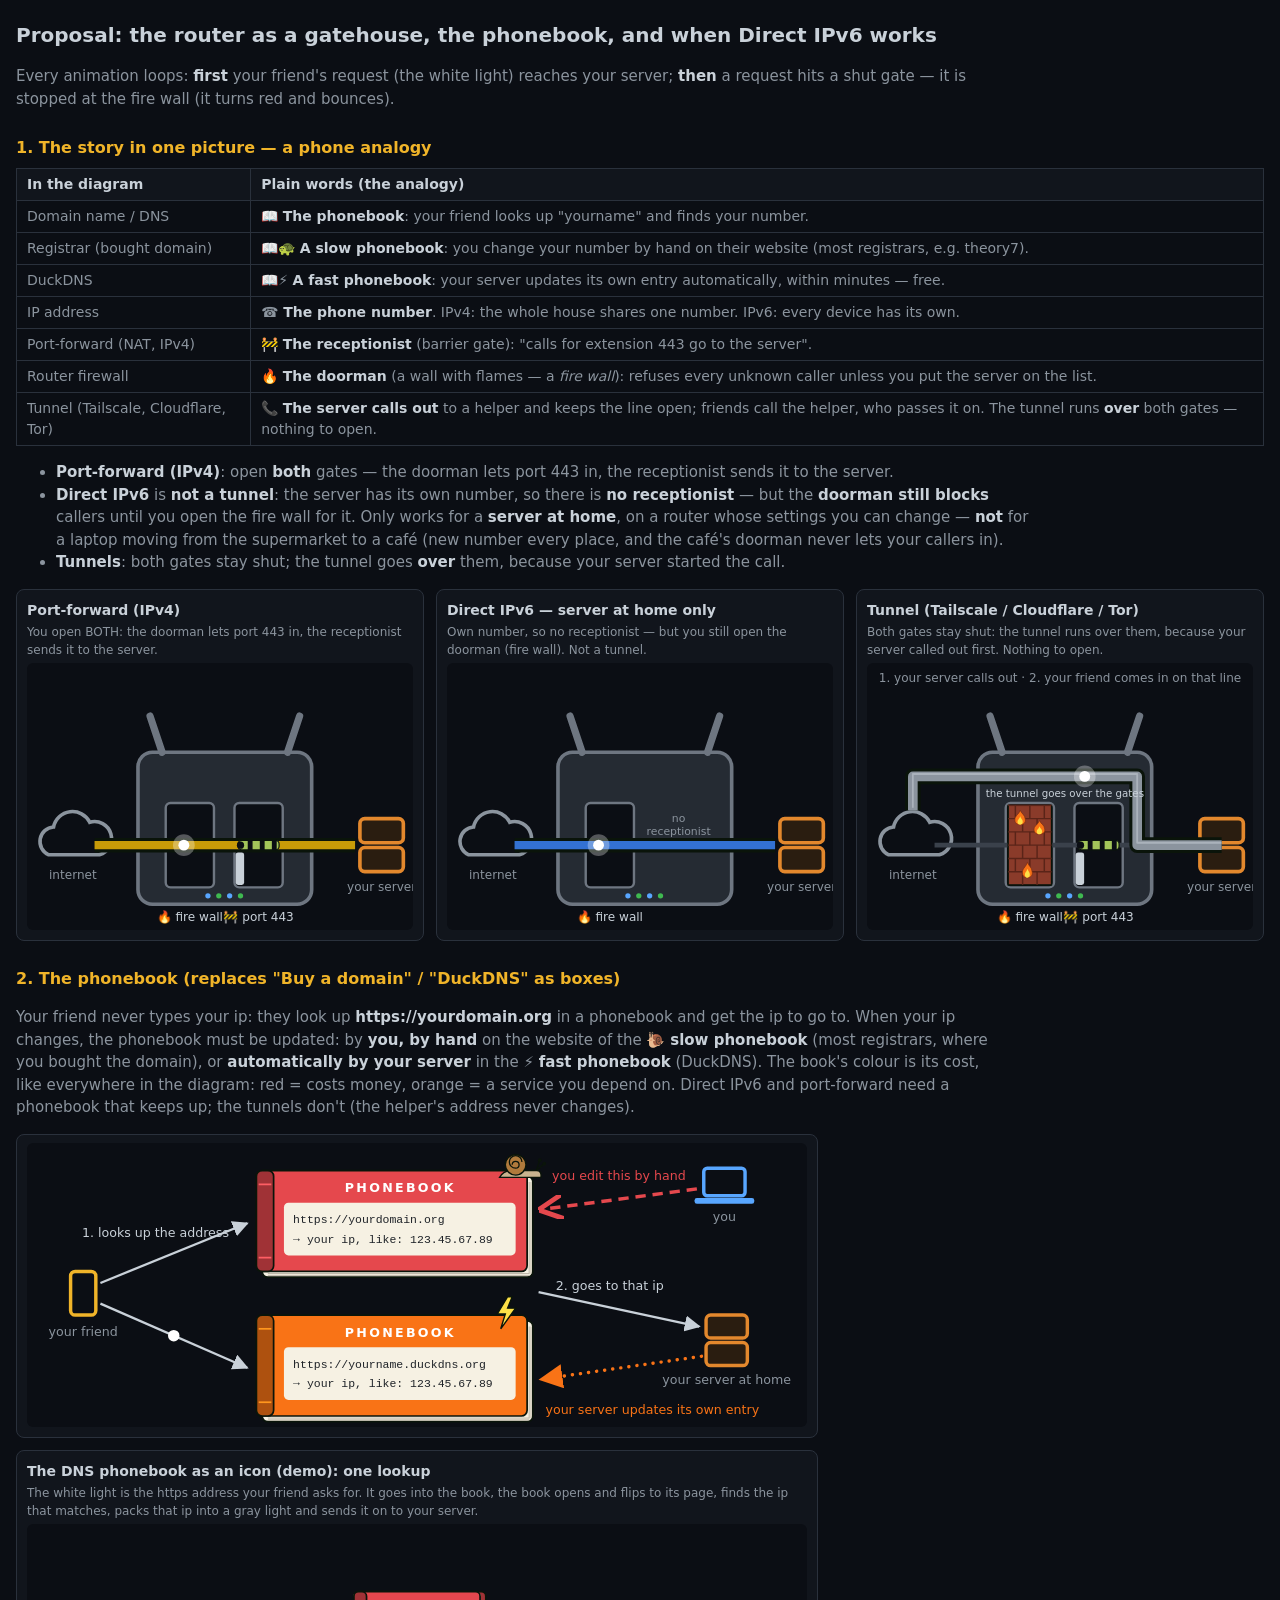
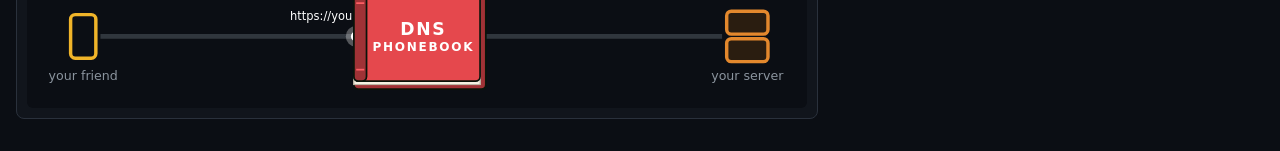
<file: prototypes/router-gates.html>
<!doctype html>
<html lang="en">
<head>
<meta charset="utf-8">
<meta name="viewport" content="width=device-width, initial-scale=1">
<title>Router gates</title>
<style>
  :root { --bg: #0b0e14; --panel: #11151c; --border: #2a313c; --fg: #c9d1d9; --dim: #8b949e; --gold: #f0b429; }
  body { margin: 0; background: var(--bg); color: var(--fg); font: 15px/1.5 ui-sans-serif, system-ui, sans-serif; }
  main { max-width: 1500px; margin: 0 auto; padding: 0 16px 32px; }
  h1 { font-size: 20px; margin: 20px 0 6px; }
  h2 { font-size: 16px; margin: 26px 0 8px; color: var(--gold); }
  p, li { color: var(--dim); max-width: 980px; }
  b { color: var(--fg); }
  table { border-collapse: collapse; margin: 6px 0 4px; font-size: 14px; }
  td, th { border: 1px solid var(--border); padding: 5px 10px; text-align: left; vertical-align: top; }
  th { color: var(--fg); background: var(--panel); }
  td { color: var(--dim); }
  .row { display: grid; grid-template-columns: repeat(auto-fill, minmax(380px, 1fr)); gap: 12px; }
  .card { background: var(--panel); border: 1px solid var(--border); border-radius: 8px; padding: 8px 10px 10px; }
  .card.wide { grid-column: 1 / -1; max-width: 780px; }
  .card h3 { font-size: 14px; margin: 2px 0 2px; }
  .card .d { color: var(--dim); font-size: 12px; min-height: 34px; margin-bottom: 4px; }
  svg { display: block; width: 100%; height: auto; background: var(--bg); border-radius: 6px; }
</style>
</head>
<body>
<main>
<h1>Proposal: the router as a gatehouse, the phonebook, and when Direct IPv6 works</h1>
<p>Every animation loops: <b>first</b> your friend's request (the white light) reaches your server; <b>then</b> a request
hits a shut gate — it is stopped at the fire wall (it turns red and bounces).</p>

<h2>1. The story in one picture — a phone analogy</h2>
<table>
  <tr><th>In the diagram</th><th>Plain words (the analogy)</th></tr>
  <tr><td>Domain name / DNS</td><td>📖 <b>The phonebook</b>: your friend looks up "yourname" and finds your number.</td></tr>
  <tr><td>Registrar (bought domain)</td><td>📖🐢 <b>A slow phonebook</b>: you change your number by hand on their website (most registrars, e.g. theory7).</td></tr>
  <tr><td>DuckDNS</td><td>📖⚡ <b>A fast phonebook</b>: your server updates its own entry automatically, within minutes — free.</td></tr>
  <tr><td>IP address</td><td>☎️ <b>The phone number</b>. IPv4: the whole house shares one number. IPv6: every device has its own.</td></tr>
  <tr><td>Port-forward (NAT, IPv4)</td><td>🚧 <b>The receptionist</b> (barrier gate): "calls for extension 443 go to the server".</td></tr>
  <tr><td>Router firewall</td><td>🔥 <b>The doorman</b> (a wall with flames — a <i>fire wall</i>): refuses every unknown caller unless you put the server on the list.</td></tr>
  <tr><td>Tunnel (Tailscale, Cloudflare, Tor)</td><td>📞 <b>The server calls out</b> to a helper and keeps the line open; friends call the helper, who passes it on. The tunnel runs <b>over</b> both gates — nothing to open.</td></tr>
</table>
<ul>
  <li><b>Port-forward (IPv4)</b>: open <b>both</b> gates — the doorman lets port 443 in, the receptionist sends it to the server.</li>
  <li><b>Direct IPv6</b> is <b>not a tunnel</b>: the server has its own number, so there is <b>no receptionist</b> — but the
    <b>doorman still blocks</b> callers until you open the fire wall for it. Only works for a <b>server at home</b>, on a router
    whose settings you can change — <b>not</b> for a laptop moving from the supermarket to a café (new number every place,
    and the café's doorman never lets your callers in).</li>
  <li><b>Tunnels</b>: both gates stay shut; the tunnel goes <b>over</b> them, because your server started the call.</li>
</ul>
<div class="row" id="routes"></div>

<h2>2. The phonebook (replaces "Buy a domain" / "DuckDNS" as boxes)</h2>
<p>Your friend never types your ip: they look up <b>https://yourdomain.org</b> in a phonebook and get the ip to go to.
When your ip changes, the phonebook must be updated: by <b>you, by hand</b> on the website of the 🐌 <b>slow phonebook</b>
(most registrars, where you bought the domain), or <b>automatically by your server</b> in the ⚡ <b>fast phonebook</b>
(DuckDNS). The book's colour is its cost, like everywhere in the diagram: red = costs money, orange = a service you depend
on. Direct IPv6 and port-forward need a phonebook that keeps up; the tunnels don't (the helper's address never changes).</p>
<div class="row"><div class="card wide"><svg id="book" viewBox="0 0 680 248"></svg></div>
  <div class="card wide"><h3>The DNS phonebook as an icon (demo): one lookup</h3><div class="d">The white light is the https address your
  friend asks for. It goes into the book, the book opens and flips to its page, finds the ip that matches, packs that ip into a
  gray light and sends it on to your server.</div><svg id="bookIcon" viewBox="0 0 680 160"></svg></div></div>
</main>
<script>
const NS = "http://www.w3.org/2000/svg";
const el = (n, a, p) => { const e = document.createElementNS(NS, n); for (const k in a) e.setAttribute(k, a[k]); if (p) p.appendChild(e); return e; };
// geometry: route y PY through the two gate windows (x G1, G2); the tunnel lane LY runs above them inside the router
const T = 8, G1 = 135, G2 = 192, PY = 151, LY = 94, X0 = 50, XS = 294;   // XS = the server's centre (where a light ends)
const frac = (x) => ((x - X0) / (XS - X0)).toFixed(3);
const anim = (p, a) => el(a.motion ? "animateMotion" : a.transform ? "animateTransform" : "animate", { dur: T + "s", repeatCount: "indefinite", ...a.attrs }, p);
const GREY = "#6e7681", BODY = "#252b33";
let uid = 0;

function flame(p, x, y, begin) {   // a small flickering flame standing on the bricks
  const g = el("g", { transform: `translate(${x} ${y})` }, p), f = el("g", {}, g);
  el("path", { d: "M0 0 C-4 0 -5 -3 -4 -6 C-3 -8 -1 -9 0 -12 C1 -9 4 -8 4 -5 C5 -2 3 0 0 0 Z", fill: "#f97316", stroke: "#7c2d12", "stroke-width": 0.6 }, f);
  el("path", { d: "M0 0 C-2 0 -2.5 -2 -2 -3.5 C-1.5 -4.5 -0.5 -5 0 -7 C0.5 -5 2 -4.5 2 -3 C2.5 -1.5 1.5 0 0 0 Z", fill: "#fde047" }, f);
  el("animateTransform", { attributeName: "transform", type: "scale", values: "1 1;1.12 0.88;0.92 1.12;1 1", dur: "0.8s", begin: begin + "s", repeatCount: "indefinite" }, f);
}
function router(svg) {   // the chosen "classic box", taller: a lane above the gate windows for tunnels
  el("rect", { x: 92, y: 74, width: 144, height: 126, rx: 12, fill: BODY, stroke: GREY, "stroke-width": 3 }, svg);
  for (const [x1, y1, x2, y2] of [[112, 74, 102, 44], [216, 74, 226, 44]]) el("line", { x1, y1, x2, y2, stroke: GREY, "stroke-width": 6, "stroke-linecap": "round" }, svg);
  for (let i = 0; i < 4; i++) el("circle", { cx: 150 + i * 9, cy: 193, r: 2.2, fill: i % 2 ? "#3fb950" : "#58a6ff" }, svg);
}
function scene(svg, mode) {
  const id = "c" + uid++, tunnel = mode === "tunnel";
  // internet (left) + your server (right)
  el("path", { d: `M18 ${PY + 8} a12 12 0 0 1 4-23 a16 16 0 0 1 30-4 a11 11 0 0 1 8 27 Z`, fill: "none", stroke: "#8b949e", "stroke-width": 3 }, svg);
  el("text", { x: 38, y: PY + 28, "text-anchor": "middle", "font-size": 10, fill: "#8b949e" }, svg).textContent = "internet";
  for (const y of [PY - 22, PY + 2]) el("rect", { x: 276, y, width: 36, height: 20, rx: 4, fill: "#2a1d10", stroke: "#e3882d", "stroke-width": 3 }, svg);
  el("text", { x: XS, y: PY + 38, "text-anchor": "middle", "font-size": 10, fill: "#8b949e" }, svg).textContent = "your server";
  const glow = el("circle", { cx: XS, cy: PY, r: 24, fill: "#fff3a0", opacity: 0 }, svg);
  router(svg);
  const win = (cx) => el("rect", { x: cx - 20, y: 116, width: 40, height: 70, rx: 4, fill: "#0b0e14", stroke: GREY, "stroke-width": 2 }, svg);
  win(G1); if (mode !== "ipv6") win(G2);
  // the direct way in, through the gates (for a tunnel: the unused front door — only strangers try it)
  if (tunnel) el("line", { x1: X0 + 6, y1: PY, x2: 272, y2: PY, stroke: "#3a414b", "stroke-width": 4 }, svg);
  else {
    const col = mode === "ipv6" ? "#3b82f6" : "#eab308";
    el("line", { x1: X0 + 6, y1: PY, x2: 272, y2: PY, stroke: "#0a140a", "stroke-width": 12 }, svg);
    el("line", { x1: X0 + 6, y1: PY, x2: 272, y2: PY, stroke: col, "stroke-width": 7, opacity: 0.85 }, svg);
  }
  // gate 1: the fire wall — bricks with flames, slides down into the floor to open (clipped to its window)
  const clip = el("clipPath", { id: id + "w" }, svg); el("rect", { x: G1 - 19, y: 117, width: 38, height: 68 }, clip);
  const wall = el("g", { "clip-path": `url(#${id}w)` }, svg), wg = el("g", {}, wall);
  el("rect", { x: G1 - 18, y: 118, width: 36, height: 66, fill: "#8a3b2a", stroke: "#0a140a", "stroke-width": 1.2 }, wg);
  for (let r = 0; r < 6; r++) { const y = 118 + r * 11;
    el("line", { x1: G1 - 18, y1: y, x2: G1 + 18, y2: y, stroke: "#5a2418", "stroke-width": 1.2 }, wg);
    for (const bx of r % 2 ? [G1 - 6, G1 + 6] : [G1 - 12, G1, G1 + 12]) el("line", { x1: bx, y1: y, x2: bx, y2: y + 11, stroke: "#5a2418", "stroke-width": 1.2 }, wg); }
  flame(wg, G1 - 8, 134, 0); flame(wg, G1 + 8, 142, 0.3); flame(wg, G1 - 2, 178, 0.55);
  // gate 2: the boom barrier (the receptionist / port 443) — lifts to open
  const bar = el("g", {}, svg);
  if (mode !== "ipv6") {
    el("rect", { x: G2 - 19, y: PY + 6, width: 7, height: 27, rx: 2, fill: "#c9d1d9" }, svg);
    el("rect", { x: G2 - 17, y: PY - 4, width: 34, height: 8, rx: 3, fill: "#a3c55a", stroke: "#0a140a", "stroke-width": 1 }, bar);
    for (const x of [G2 - 9, G2 + 1, G2 + 11]) el("rect", { x, y: PY - 4, width: 4, height: 8, fill: "#0b0e14" }, bar);
    el("circle", { cx: G2 - 15, cy: PY, r: 3, fill: "#0b0e14" }, svg);
  } else for (const [i, t] of ["no", "receptionist"].entries()) el("text", { x: G2, y: 132 + i * 11, "text-anchor": "middle", "font-size": 9, fill: "#8b949e" }, svg).textContent = t;
  el("text", { x: G1, y: 214, "text-anchor": "middle", "font-size": 10, fill: "#c9d1d9" }, svg).textContent = "🔥 fire wall";
  if (mode !== "ipv6") el("text", { x: G2, y: 214, "text-anchor": "middle", "font-size": 10, fill: "#c9d1d9" }, svg).textContent = "🚧 port 443";

  const light = (color) => { const g = el("g", {}, svg); el("circle", { r: 9, fill: color, opacity: 0.3 }, g); el("circle", { r: 4.5, fill: color }, g); return g; };
  const straight = `M${X0} ${PY} L${XS} ${PY}`;
  if (tunnel) {
    // the tunnel goes AROUND the gates: up on the left, over both shut windows, down on the right
    const d = `M38 122 L38 ${LY} L224 ${LY} L224 ${PY} L${XS} ${PY}`;
    el("path", { d, fill: "none", stroke: "#0a140a", "stroke-width": 13, "stroke-linejoin": "round" }, svg);
    el("path", { d, fill: "none", stroke: "#8b949e", "stroke-width": 8, "stroke-linejoin": "round" }, svg);
    el("path", { d, fill: "none", stroke: "#c9d1d9", "stroke-width": 1.5, "stroke-linejoin": "round", opacity: 0.5, transform: "translate(0 -2)" }, svg);
    el("text", { x: 164, y: 111, "text-anchor": "middle", "font-size": 8.5, fill: "#c9d1d9" }, svg).textContent = "the tunnel goes over the gates";
    el("text", { x: 160, y: 16, "text-anchor": "middle", "font-size": 10, fill: "#8b949e" }, svg).textContent = "1. your server calls out · 2. your friend comes in on that line";
    const a = light("#ffffff");
    anim(a, { motion: 1, attrs: { path: d, keyPoints: "1;1;0;0;0;1;1", keyTimes: "0;0.04;0.26;0.30;0.34;0.58;1", calcMode: "linear" } });
    anim(a, { attrs: { attributeName: "opacity", values: "0;1;1;0;0;1;1;0;0", keyTimes: "0;0.04;0.25;0.28;0.33;0.35;0.57;0.61;1" } });
    anim(glow, { attrs: { attributeName: "opacity", values: "0;0;0.55;0;0", keyTimes: "0;0.57;0.60;0.68;1" } });
  } else {   // the gates open for your friend, then shut again
    anim(wg, { transform: 1, attrs: { attributeName: "transform", type: "translate", values: "0 0;0 0;0 70;0 70;0 0;0 0", keyTimes: "0;0.08;0.13;0.30;0.35;1" } });
    if (mode !== "ipv6") anim(bar, { transform: 1, attrs: { attributeName: "transform", type: "rotate",
      values: [0, 0, -80, -80, 0, 0].map((a) => `${a} ${G2 - 15} ${PY}`).join(";"), keyTimes: "0;0.19;0.24;0.36;0.41;1" } });
    const a = light("#ffffff"), p1 = frac(G1 - 24), p2 = frac(G2 - 24);
    if (mode === "ipv6") anim(a, { motion: 1, attrs: { path: straight, keyPoints: `0;${p1};${p1};1;1`, keyTimes: "0;0.08;0.13;0.38;1", calcMode: "linear" } });
    else anim(a, { motion: 1, attrs: { path: straight, keyPoints: `0;${p1};${p1};${p2};${p2};1;1`, keyTimes: "0;0.08;0.13;0.19;0.24;0.38;1", calcMode: "linear" } });
    anim(a, { attrs: { attributeName: "opacity", values: "1;1;0;0", keyTimes: "0;0.38;0.41;1" } });
    anim(glow, { attrs: { attributeName: "opacity", values: "0;0;0.55;0;0", keyTimes: "0;0.37;0.40;0.48;1" } });
  }
  // a request at a shut gate (for a tunnel: a stranger knocking on the front door) — stopped by the fire wall
  const t0 = tunnel ? 0.66 : 0.55, b = light("#ffffff"), stop = frac(G1 - 24), back = frac(G1 - 54), k = (v) => (t0 + v).toFixed(3);
  anim(b, { motion: 1, attrs: { path: straight, keyPoints: `0;0;${stop};${back};${back}`, keyTimes: `0;${k(0)};${k(0.13)};${k(0.20)};1`, calcMode: "linear" } });
  anim(b, { attrs: { attributeName: "opacity", values: "0;0;1;1;0;0", keyTimes: `0;${k(-0.01)};${k(0.01)};${k(0.17)};${k(0.23)};1` } });
  for (const c of b.children) anim(c, { attrs: { attributeName: "fill", values: "#ffffff;#ffffff;#ff5c5c;#ff5c5c", keyTimes: `0;${k(0.12)};${k(0.14)};1` } });
  const x = el("text", { x: G1 - 30, y: PY - 10, "text-anchor": "middle", "font-size": 18, fill: "#ff5c5c", opacity: 0 }, svg); x.textContent = "✕";
  anim(x, { attrs: { attributeName: "opacity", values: "0;0;1;1;0;0", keyTimes: `0;${k(0.13)};${k(0.15)};${k(0.25)};${k(0.29)};1` } });
}

(function phonebook() {
  const svg = document.getElementById("book"), DARK = "#0a140a", PAGE = "#f6f1e3";
  const shade = (hex, f) => { const m = hex.replace("#", ""), h = (v) => Math.max(0, Math.min(255, Math.round(v * f))).toString(16).padStart(2, "0");
    return "#" + h(parseInt(m.slice(0, 2), 16)) + h(parseInt(m.slice(2, 4), 16)) + h(parseInt(m.slice(4, 6), 16)); };
  const defs = el("defs", {}, svg);
  const head = (id, col, open) => { const m = el("marker", { id, viewBox: "0 0 10 10", refX: 9, refY: 5, markerWidth: 7, markerHeight: 7, orient: "auto-start-reverse" }, defs);
    el("path", open ? { d: "M0 0 L10 5 L0 10", fill: "none", stroke: col, "stroke-width": 2 } : { d: "M0 0 L10 5 L0 10 Z", fill: col }, m); };
  head("ahG", "#c9d1d9"); head("ahR", "#e5484d", true); head("ahO", "#f97316");
  const snail = (x, y) => { const g = el("g", { transform: `translate(${x} ${y})` }, svg);   // slow
    el("path", { d: "M2 22 Q6 15 16 16 L34 16 Q39 16 38 22 Z", fill: "#c9b38f", stroke: DARK, "stroke-width": 1.2 }, g);
    el("circle", { cx: 16, cy: 11, r: 9, fill: "#b07a3c", stroke: DARK, "stroke-width": 1.2 }, g);
    el("path", { d: "M16 11 m-3 0 a3 3 0 1 1 3 3 a5.5 5.5 0 1 1 5.5 -5.5", fill: "none", stroke: DARK, "stroke-width": 1.1 }, g);
    for (const [x2, y2] of [[37, 7], [41, 10]]) { el("line", { x1: 34, y1: 16, x2, y2, stroke: DARK, "stroke-width": 1.2 }, g); el("circle", { cx: x2, cy: y2, r: 1.6, fill: DARK }, g); } };
  const bolt = (x, y) => el("polygon", { points: [[9, 0], [0, 15], [7, 15], [3, 28], [16, 10], [9, 10], [13, 0]].map(([a, b]) => `${x + a},${y + b}`).join(" "), fill: "#fde047", stroke: DARK, "stroke-width": 1.2 }, svg);   // fast
  const bookIcon = (x, y, cover, entry, badge) => {   // a closed book: pages peeking out, spine, the entry on its cover
    const w = 236, h = 88;
    el("rect", { x: x + 5, y: y + 5, width: w, height: h, rx: 5, fill: PAGE, stroke: DARK, "stroke-width": 1.5 }, svg);
    for (const k of [1.6, 3.2]) { el("line", { x1: x + w + 5 - k, y1: y + 10, x2: x + w + 5 - k, y2: y + h + 2, stroke: "#b9b2a2", "stroke-width": 0.8 }, svg);
      el("line", { x1: x + 10, y1: y + h + 5 - k, x2: x + w + 2, y2: y + h + 5 - k, stroke: "#b9b2a2", "stroke-width": 0.8 }, svg); }
    el("rect", { x, y, width: w, height: h, rx: 5, fill: cover, stroke: DARK, "stroke-width": 1.5 }, svg);
    el("rect", { x, y, width: 15, height: h, rx: 5, fill: shade(cover, 0.7), stroke: DARK, "stroke-width": 1.5 }, svg);
    for (const yy of [y + 12, y + h - 12]) el("line", { x1: x + 2, y1: yy, x2: x + 13, y2: yy, stroke: shade(cover, 1.3), "stroke-width": 1.5 }, svg);
    el("text", { x: x + 15 + (w - 15) / 2, y: y + 19, "text-anchor": "middle", "font-size": 11, "font-weight": 700, "letter-spacing": 2, fill: "#ffffff" }, svg).textContent = "PHONEBOOK";
    el("rect", { x: x + 24, y: y + 28, width: w - 34, height: 46, rx: 4, fill: PAGE }, svg);
    el("text", { x: x + 32, y: y + 46, "font-size": 10, fill: "#1f2328", "font-family": "ui-monospace, monospace" }, svg).textContent = entry;
    el("text", { x: x + 32, y: y + 63, "font-size": 10, fill: "#1f2328", "font-family": "ui-monospace, monospace" }, svg).textContent = "→ your ip, like: 123.45.67.89";
    badge(x + w - 26, y - 16);
  };
  bookIcon(200, 24, "#e5484d", "https://yourdomain.org", snail);      // a bought domain at a registrar = costs money (red)
  bookIcon(200, 150, "#f97316", "https://yourname.duckdns.org", bolt); // DuckDNS = a service you depend on (orange)
  // your friend (phone), you (your computer), your server
  el("rect", { x: 38, y: 112, width: 22, height: 38, rx: 4, fill: "none", stroke: "#f0b429", "stroke-width": 3 }, svg);
  el("text", { x: 49, y: 168, "text-anchor": "middle", "font-size": 11, fill: "#8b949e" }, svg).textContent = "your friend";
  el("rect", { x: 590, y: 22, width: 36, height: 24, rx: 3, fill: "none", stroke: "#58a6ff", "stroke-width": 3 }, svg);
  el("rect", { x: 582, y: 48, width: 52, height: 5, rx: 2, fill: "#58a6ff" }, svg);
  el("text", { x: 608, y: 68, "text-anchor": "middle", "font-size": 11, fill: "#8b949e" }, svg).textContent = "you";
  for (const yy of [150, 174]) el("rect", { x: 592, y: yy, width: 36, height: 20, rx: 4, fill: "#2a1d10", stroke: "#e3882d", "stroke-width": 3 }, svg);
  el("text", { x: 610, y: 210, "text-anchor": "middle", "font-size": 11, fill: "#8b949e" }, svg).textContent = "your server at home";
  const line = (x1, y1, x2, y2, col, attrs) => el("line", { x1, y1, x2, y2, stroke: col, ...attrs }, svg);
  const label = (x, y, t, col, anchor) => { el("text", { x, y, "text-anchor": anchor || "middle", "font-size": 11, fill: col }, svg).textContent = t; };
  line(64, 122, 192, 70, "#c9d1d9", { "stroke-width": 2, "marker-end": "url(#ahG)" }); label(112, 82, "1. looks up the address", "#c9d1d9");
  line(64, 140, 192, 196, "#c9d1d9", { "stroke-width": 2, "marker-end": "url(#ahG)" });
  line(446, 130, 586, 160, "#c9d1d9", { "stroke-width": 2, "marker-end": "url(#ahG)" }); label(508, 128, "2. goes to that ip", "#c9d1d9");
  // the two ways the book gets updated: you, by hand (an ACTION) — or your server, by itself (INFORMATION it sends)
  line(584, 40, 448, 58, "#e5484d", { "stroke-width": 3, "stroke-dasharray": "9 6", "marker-end": "url(#ahR)" }); label(516, 32, "you edit this by hand", "#e5484d");
  line(588, 186, 448, 206, "#f97316", { "stroke-width": 3, "stroke-dasharray": "0.1 7", "stroke-linecap": "round", "marker-end": "url(#ahO)" });
  label(452, 236, "your server updates its own entry", "#f97316", "start");
  // a lookup: friend → the (fast) phonebook … then from it to your server (hidden while "inside" the book)
  const dot = el("circle", { r: 5, fill: "#ffffff" }, svg);
  anim(dot, { motion: 1, attrs: { path: "M64 140 L192 196 L446 130 L586 160", keyPoints: "0;0.256;0.737;1;1", keyTimes: "0;0.3;0.42;0.65;1", calcMode: "linear" } });
  anim(dot, { attrs: { attributeName: "opacity", values: "1;1;0;0;1;1;0;0", keyTimes: "0;0.29;0.31;0.41;0.43;0.64;0.67;1" } });
})();

(function phonebookIcon() {   // demo: the white light (an https address) goes in, the book opens, flips to its entry, sends the ip on as a gray light
  const svg = document.getElementById("bookIcon"), DARK = "#0a140a", PAGE = "#f6f1e3", INK = "#1f2328", BAR = "#d6cfbd", EDGE = "#b9b2a2";
  const TB = 9, SX = 285, BY = 62, W = 110, H = 78, CY = BY + H / 2 - 3, IP = "123.45.67.69", RED = "#e5484d", INSIDE = "#a03236", GRAY = "#9aa3ad";
  const go = (e, attrs, kind) => anim(e, { motion: kind === "motion", transform: kind === "transform", attrs: { dur: TB + "s", ...attrs } });
  const keys = (kv) => ({ keyTimes: kv.map((p) => p[0]).join(";"), values: kv.map((p) => p[1]).join(";") });
  const fade = (e, kv) => go(e, { attributeName: "opacity", ...keys(kv) });
  const txt = (p, x, y, t, a) => { const e = el("text", { x, y, ...a }, p); e.textContent = t; return e; };
  const light = (col, tag) => { const g = el("g", { opacity: 0 }, svg);
    return { g, halo: el("circle", { r: 9, fill: col, opacity: 0.3 }, g), core: el("circle", { r: 4.5, fill: col }, g), tag: txt(g, 0, -14, tag, { "text-anchor": "middle", "font-size": 10, fill: col }) }; };
  // your friend (phone) → the phonebook → your server, on one track
  for (const [x1, x2] of [[64, SX], [SX + W + 5, 606]]) el("line", { x1, y1: CY, x2, y2: CY, stroke: "#30363d", "stroke-width": 4 }, svg);
  el("rect", { x: 38, y: CY - 19, width: 22, height: 38, rx: 4, fill: "none", stroke: "#f0b429", "stroke-width": 3 }, svg);
  txt(svg, 49, CY + 38, "your friend", { "text-anchor": "middle", "font-size": 11, fill: "#8b949e" });
  for (const y of [CY - 22, CY + 2]) el("rect", { x: 610, y, width: 36, height: 20, rx: 4, fill: "#2a1d10", stroke: "#e3882d", "stroke-width": 3 }, svg);
  txt(svg, 628, CY + 38, "your server", { "text-anchor": "middle", "font-size": 11, fill: "#8b949e" });
  const glow = el("circle", { cx: 628, cy: CY, r: 26, fill: "#fff3a0", opacity: 0 }, svg);
  // 1. the white light (the https address) goes into the closed book — drawn under it, so it slides in
  const ask = light("#ffffff", "https://yourdomain.org");
  go(ask.g, { path: `M62 ${CY} L${SX + 30} ${CY}`, keyPoints: "0;1;1", keyTimes: "0;0.15;1", calcMode: "linear" }, "motion");
  fade(ask.g, [[0, 0], [0.02, 1], [0.15, 1], [0.17, 0], [1, 0]]);
  // 2. the book opens and flips through its pages: each turn folds its right face into the spine, then unfolds its left face
  const page = (g, x, letter) => { el("rect", { x, y: BY, width: W, height: H, fill: PAGE, stroke: EDGE, "stroke-width": 0.8 }, g);
    if (letter) txt(g, x + W / 2, BY + 11, letter, { "text-anchor": "middle", "font-size": 9, "font-weight": 700, fill: "#9a917d" }); };
  const rows = (g, x, ys) => ys.forEach((y, i) => { el("rect", { x: x + 7, y, width: 24 + (i * 11) % 22, height: 2.4, rx: 1, fill: BAR }, g);
    el("rect", { x: x + W - 33, y, width: 26, height: 2.4, rx: 1, fill: BAR }, g); });   // other people's entries: name … number
  const ROWS = [0, 1, 2, 3, 4, 5, 6].map((i) => BY + 19 + i * 8);
  const AT = [0.18, 0.25, 0.30, 0.35], HALF = [0.03, 0.022, 0.022, 0.022], C0 = 0.55, C1 = 0.58, C2 = 0.61;   // turn i (0 = the cover) starts at AT[i]; the book shuts C0 → C2
  const turn = (i, side, draw) => { const g = el("g", {}, el("g", { transform: `translate(${SX} 0)` }, svg)), a = AT[i], h = HALF[i];
    draw(g);
    const kv = side === "left" ? [[0, "0 1"], [a + h, "0 1"], [a + 2 * h, "1 1"], [C0, "1 1"], [C1, "0 1"], [1, "0 1"]]
      : i ? [[0, "1 1"], [a, "1 1"], [a + h, "0 1"], [C2, "0 1"], [C2 + 0.005, "1 1"], [1, "1 1"]]   // a page's front comes back under the shut cover
      : [[0, "1 1"], [a, "1 1"], [a + h, "0 1"], [C1, "0 1"], [C2, "1 1"], [1, "1 1"]];
    go(g, { attributeName: "transform", type: "scale", ...keys(kv) }, "transform"); };
  el("rect", { x: SX, y: BY - 3, width: W + 5, height: H + 7, rx: 4, fill: INSIDE, stroke: DARK, "stroke-width": 1.5 }, svg);   // the back cover
  page(svg, SX, "Y"); rows(svg, SX, [BY + 55, BY + 62, BY + 69]);   // the last page: the entry for yourdomain.org
  const hl = el("rect", { x: SX + 5, y: BY + 17, width: W - 10, height: 31, rx: 3, fill: "#fde68a", opacity: 0 }, svg);
  const mono = { "font-size": 9, fill: INK, "font-family": "ui-monospace, monospace" };
  txt(svg, SX + 19, BY + 30, "yourdomain.org", mono); txt(svg, SX + 19, BY + 42, "ip " + IP, { ...mono, "font-weight": 700 });
  const hit = el("circle", { cx: SX + 12, cy: BY + 27, r: 9, fill: "#ffffff", stroke: INK, "stroke-width": 1, opacity: 0 }, svg);   // the white light, landed on its entry
  for (const [i, l] of [[3, "P"], [2, "H"], [1, "A"]]) turn(i, "right", (g) => { page(g, 0, l); rows(g, 0, ROWS); });
  turn(0, "right", (g) => {   // the front cover
    el("rect", { x: 0, y: BY - 3, width: W, height: H, rx: 4, fill: RED, stroke: DARK, "stroke-width": 1.5 }, g);
    el("rect", { x: 0, y: BY - 3, width: 11, height: H, rx: 4, fill: INSIDE, stroke: DARK, "stroke-width": 1.5 }, g);
    for (const y of [BY + 7, BY + H - 13]) el("line", { x1: 2, y1: y, x2: 9, y2: y, stroke: "#ff5e64", "stroke-width": 1.5 }, g);
    [["DNS", 15, CY - 1], ["PHONEBOOK", 10.5, CY + 13]].forEach(([t, size, y]) => txt(g, 11 + (W - 11) / 2, y, t, { "text-anchor": "middle", "font-size": size, "font-weight": 700, "letter-spacing": 1.5, fill: "#ffffff" })); });
  turn(0, "left", (g) => el("rect", { x: -W - 5, y: BY - 3, width: W + 5, height: H + 7, rx: 4, fill: INSIDE, stroke: DARK, "stroke-width": 1.5 }, g));
  for (const i of [1, 2, 3]) turn(i, "left", (g) => { page(g, -W); rows(g, -W, ROWS); });
  // 3. found: the white light's address matches an ip
  fade(hl, [[0, 0], [0.40, 0], [0.42, 1], [C2, 1], [C2 + 0.01, 0], [1, 0]]);
  fade(hit, [[0, 0], [0.39, 0], [0.40, 1], [C2, 1], [C2 + 0.01, 0], [1, 0]]);
  go(hit, { attributeName: "r", ...keys([[0, 9], [0.39, 9], [0.42, 3.4], [1, 3.4]]) });
  const cap = txt(svg, SX, BY - 20, "", { "text-anchor": "middle", "font-size": 12, opacity: 0 });
  for (const [t, fill] of [["✓ ", "#3fb950"], ["https://yourdomain.org", "#ffffff"], [" matches ", "#8b949e"], ["ip " + IP, GRAY]]) el("tspan", { fill }, cap).textContent = t;
  fade(cap, [[0, 0], [0.41, 0], [0.43, 1], [0.62, 1], [0.65, 0], [1, 0]]);
  // 4. the ip is packed into a gray light (its halo shrinks onto it) and travels on to your server
  const out = light(GRAY, "ip " + IP);
  go(out.g, { path: `M${SX + 60} ${BY + 39} L600 ${CY}`, keyPoints: "0;0;1;1", keyTimes: `0;${C0};0.78;1`, calcMode: "linear" }, "motion");
  fade(out.g, [[0, 0], [0.47, 0], [0.48, 1], [0.78, 1], [0.80, 0], [1, 0]]);
  go(out.halo, { attributeName: "r", ...keys([[0, 26], [0.48, 26], [0.53, 9], [1, 9]]) });
  go(out.core, { attributeName: "r", ...keys([[0, 0], [0.49, 0], [0.53, 4.5], [1, 4.5]]) });
  fade(out.tag, [[0, 0], [0.635, 0], [0.655, 1], [1, 1]]);   // once the light is clear of the book
  fade(glow, [[0, 0], [0.78, 0], [0.80, 0.55], [0.88, 0], [1, 0]]);
})();

const routes = document.getElementById("routes");
for (const [title, desc, mode] of [["Port-forward (IPv4)", "You open BOTH: the doorman lets port 443 in, the receptionist sends it to the server.", "portfwd"],
  ["Direct IPv6 — server at home only", "Own number, so no receptionist — but you still open the doorman (fire wall). Not a tunnel.", "ipv6"],
  ["Tunnel (Tailscale / Cloudflare / Tor)", "Both gates stay shut: the tunnel runs over them, because your server called out first. Nothing to open.", "tunnel"]]) {
  const c = document.createElement("div"); c.className = "card"; c.innerHTML = `<h3>${title}</h3><div class="d">${desc}</div>`;
  const s = el("svg", { viewBox: "0 0 320 222" }); c.appendChild(s); routes.appendChild(c); scene(s, mode);
}
</script>
</body>
</html>
</file>
